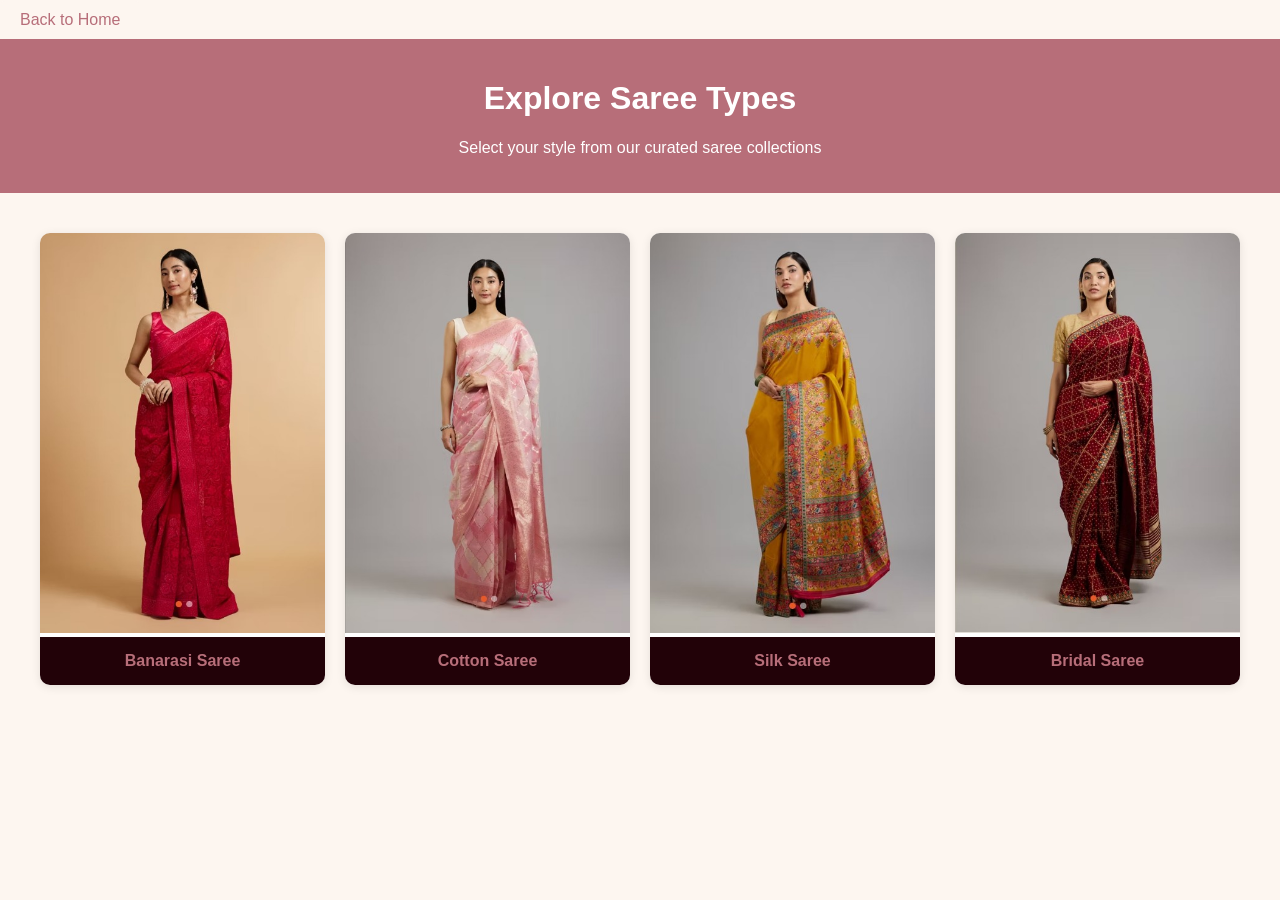
<file: index.html>
<!DOCTYPE html>
<html lang="en">
<head>
  <meta charset="UTF-8">
  <title>Explore Sarees</title>
  <meta name="viewport" content="width=device-width, initial-scale=1.0">
  <style>
    body {
      font-family: 'Segoe UI', sans-serif;
      margin: 0;
      padding: 0;
      background-color: #fdf6f0;
    }

    header {
      background-color: #b76e79;
      color: white;
      padding: 20px;
      text-align: center;
    }

    .saree-grid {
      display: grid;
      grid-template-columns: repeat(auto-fit, minmax(250px, 1fr));
      gap: 20px;
      padding: 40px;
      max-width: 1200px;
      margin: 0 auto;
    }

    .saree-card {
      background-color: white;
      border-radius: 10px;
      overflow: hidden;
      box-shadow: 0 2px 10px rgba(0,0,0,0.1);
      cursor: pointer;
      transition: transform 0.2s ease;
    }

    .saree-card:hover {
      transform: translateY(-5px);
    }

    .saree-card img {
      width: 100%;
      height: 400px;
      object-fit: cover;
    }

    .saree-card button {
      width: 100%;
      padding: 15px;
      background-color: #220208;
      border: none;
      font-size: 16px;
      font-weight: 600;
      color:  #b76e79;
      cursor: pointer;
      transition: background 0.3s;
    }

    .saree-card button:hover {
      background-color: #c4d4e5;
    }
    .back-btn { 
         margin-top: 1px;
         padding: 10px 20px; 
         background-color: #fdf6f0; 
         color:#b76e79;
         border: none;
         border-radius: 5px; 
         cursor: pointer; 
         font-size: 16px;
        }
  </style>
</head>
<body>
    <button class="back-btn" onclick="window.location.href='index.php'">Back to Home</button>
  <header>
    <h1>Explore Saree Types</h1>
    <p>Select your style from our curated saree collections</p>
  </header>
  <section class="saree-grid">
    <div class="saree-card">
      <img src="Images\img1.jpg" alt="Banarasi Saree">
      <button class="btn-small" onclick="window.location.href='banaras.html'">Banarasi Saree</button>
    </div>
    <div class="saree-card">
      <img src="Images\img2.jpg" alt="Cotton Saree">
      <button class="btn-small" onclick="window.location.href='cotton.html'">Cotton Saree</button>
    </div>

    <div class="saree-card">
      <img src="Images\img5.jpg" alt="Silk Saree">
      <button class="btn-small" onclick="window.location.href='silk.html'">Silk Saree</button>
    </div>

    <div class="saree-card">
      <img src="Images\img3.jpg" alt="Bridal Saree">
      <button class="btn-small" onclick="window.location.href='bridal.html'">Bridal Saree</button>
    </div>
  </section>
</body>
</html>
</file>
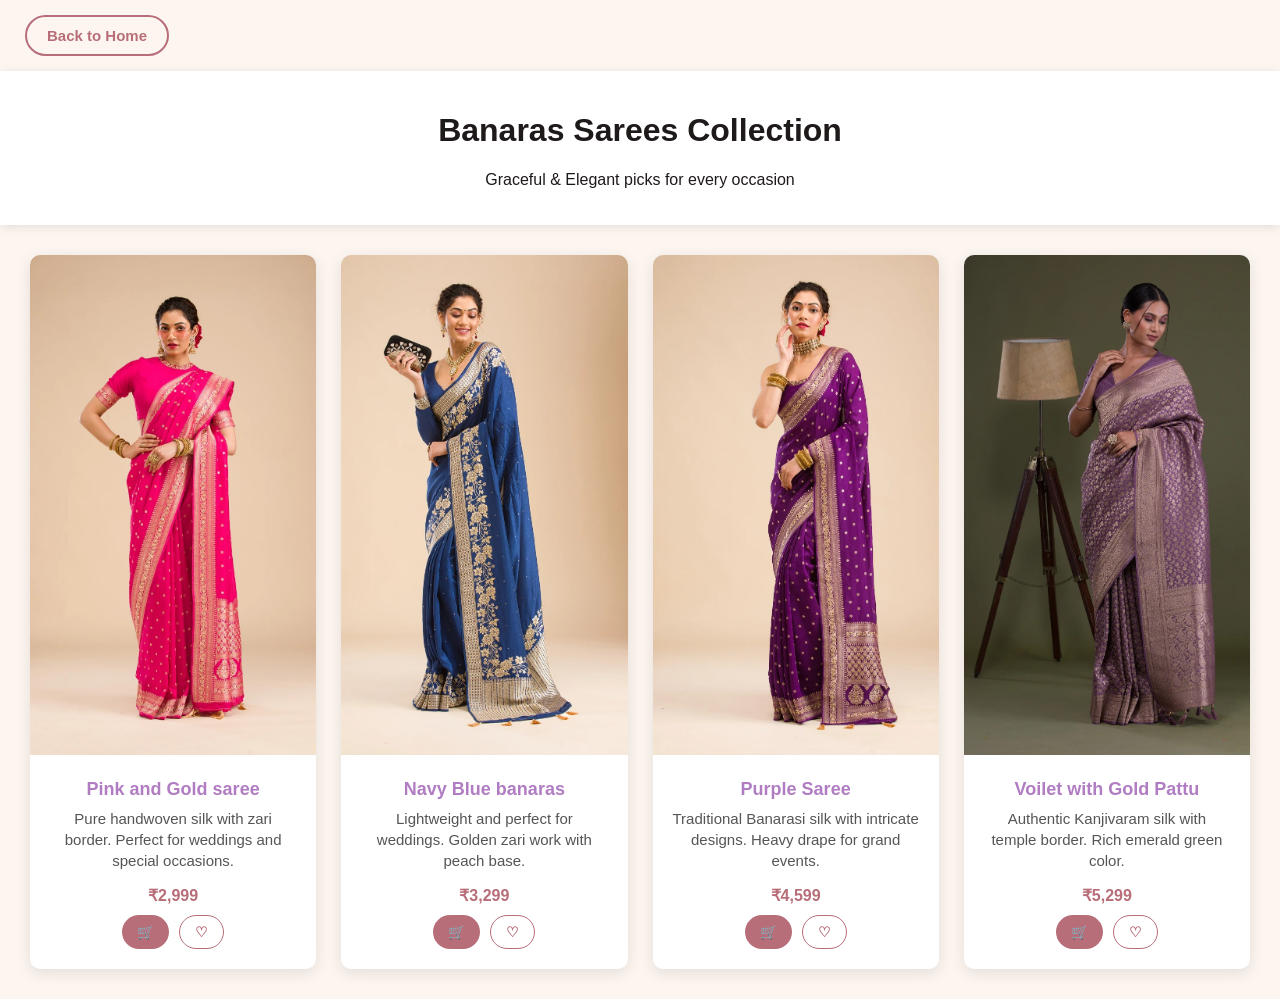
<file: banaras.html>
<!DOCTYPE html>
<html lang="en">
<head>
  <meta charset="UTF-8">
  <title>Banaras Sarees</title>
  <style>
    body {
      font-family: 'Segoe UI', sans-serif;
      background-color: #fdf6f0;
      margin: 0;
      padding: 0;
    }
    header {
      background-color: white;
      color: rgb(31, 26, 26);
      padding: 20px;
      text-align: center;
      box-shadow: 0 2px 10px rgba(0,0,0,0.1);
    }
    .saree-list {
      display: grid;
      grid-template-columns: repeat(auto-fit, minmax(280px, 1fr));
      gap: 25px;
      padding: 30px;
      max-width: 1400px;
      margin: 0 auto;
    }
    .saree-card {
      background: white;
      border-radius: 10px;
      overflow: hidden;
      box-shadow: 0 4px 15px rgba(0,0,0,0.1);
      transition: transform 0.3s ease;
      position: relative;
    }
    .saree-card:hover {
      transform: translateY(-5px);
    }
    .saree-card img {
      width: 100%;
      height: 500px;
      object-fit: cover;
      transition: all 0.3s ease;
    }
    .saree-card:hover img {
      opacity: 0.9;
    }
    .saree-card .info {
      padding: 20px;
      text-align: center;
    }
    .info h3 {
      margin: 0 0 8px;
      font-size: 18px;
      color: #b07cc2;
      font-weight: 600;
    }
    .info p {
      margin: 0 0 15px;
      font-size: 15px;
      color: #555;
      line-height: 1.4;
    }
    .price {
      font-weight: bold;
      color: #b76e79;
      font-size: 16px;
    }
    .action-buttons {
      position: absolute;
      bottom: 120px;
      left: 0;
      right: 0;
      display: flex;
      justify-content: center;
      gap: 10px;
      opacity: 0;
      transform: translateY(20px);
      transition: all 0.3s ease;
    }
    .saree-card:hover .action-buttons {
      opacity: 1;
      transform: translateY(0);
    }
    .btn {
      padding: 10px 20px;
      border: none;
      border-radius: 30px;
      cursor: pointer;
      font-weight: 600;
      font-size: 14px;
      transition: all 0.2s ease;
      display: flex;
      align-items: center;
      justify-content: center;
      gap: 5px;
    }
    .btn-cart {
      background-color: #b76e79;
      color: white;
    }
    .btn-cart:hover {
      background-color: #9d5c66;
    }
    .btn-wishlist {
      background-color: white;
      color: #b76e79;
      border: 1px solid #b76e79;
    }
    .btn-wishlist:hover {
      background-color: #fdf6f0;
    }
    .btn-wishlist.added {
      background-color: #f0f0f0;
      color: #b76e79;
      border-color: #f0f0f0;
    }
    .back-btn { 
      margin: 15px 25px;
      padding: 10px 20px; 
      background-color: #fdf6f0; 
      color: #b76e79;
      border: 2px solid #b76e79;
      border-radius: 30px; 
      cursor: pointer; 
      font-size: 15px;
      font-weight: 600;
      transition: all 0.2s ease;
    }
    .back-btn:hover {
      background-color: #b76e79;
      color: white;
    }
    .product-actions {
      display: flex;
      justify-content: center;
      gap: 10px;
      margin-top: 10px;
    }
    .wishlist-notification {
      position: fixed;
      bottom: 20px;
      right: 20px;
      background-color: #b76e79;
      color: white;
      padding: 15px 25px;
      border-radius: 5px;
      box-shadow: 0 4px 12px rgba(0,0,0,0.15);
      z-index: 1000;
      display: none;
    }
    .cart-notification {
      position: fixed;
      bottom: 80px;
      right: 20px;
      background-color: #b76e79;
      color: white;
      padding: 15px 25px;
      border-radius: 5px;
      box-shadow: 0 4px 12px rgba(0,0,0,0.15);
      z-index: 1000;
      display: none;
    }
  </style>
</head>
<body>
  <button class="back-btn" onclick="window.location.href='index.php'">Back to Home</button>
  <header>
    <h1>Banaras Sarees Collection</h1>
    <p>Graceful & Elegant picks for every occasion</p>
  </header>

  <section class="saree-list">
    <!-- Saree 1 -->
    <div class="saree-card" data-id="bsaree-001">
      <img src="Images/imgb1.jpg" alt="Royal Blue Silk Saree">
      <div class="action-buttons">
        <button class="btn btn-cart" data-id="bsaree-001">🛒 Add to Cart</button>
        <button class="btn btn-wishlist" data-id="bsaree-001">♡ Wishlist</button>
      </div>
      <div class="info">
        <h3>Pink and Gold saree</h3>
        <p>Pure handwoven silk with zari border. Perfect for weddings and special occasions.</p>
        <div class="price">₹2,999</div>
        <div class="product-actions">
          <button class="btn btn-cart" style="padding: 8px 15px;" data-id="bsaree-001">🛒</button>
          <button class="btn btn-wishlist" style="padding: 8px 15px;" data-id="bsaree-001">♡</button>
        </div>
      </div>
    </div>

    <!-- Saree 2 -->
    <div class="saree-card" data-id="bsaree-002">
      <img src="Images/imgb2.jpg" alt="Peach Golden Silk Saree">
      <div class="action-buttons">
        <button class="btn btn-cart" data-id="bsaree-002">🛒 Add to Cart</button>
        <button class="btn btn-wishlist" data-id="bsaree-002">♡ Wishlist</button>
      </div>
      <div class="info">
        <h3>Navy Blue banaras</h3>
        <p>Lightweight and perfect for weddings. Golden zari work with peach base.</p>
        <div class="price">₹3,299</div>
        <div class="product-actions">
          <button class="btn btn-cart" style="padding: 8px 15px;" data-id="bsaree-002">🛒</button>
          <button class="btn btn-wishlist" style="padding: 8px 15px;" data-id="bsaree-002">♡</button>
        </div>
      </div>
    </div>

    <!-- Saree 3 -->
    <div class="saree-card" data-id="bsaree-003">
      <img src="Images/imgb3.jpg" alt="Red Banarasi Silk Saree">
      <div class="action-buttons">
        <button class="btn btn-cart" data-id="bsaree-003">🛒 Add to Cart</button>
        <button class="btn btn-wishlist" data-id="bsaree-003">♡ Wishlist</button>
      </div>
      <div class="info">
        <h3>Purple Saree</h3>
        <p>Traditional Banarasi silk with intricate designs. Heavy drape for grand events.</p>
        <div class="price">₹4,599</div>
        <div class="product-actions">
          <button class="btn btn-cart" style="padding: 8px 15px;" data-id="bsaree-003">🛒</button>
          <button class="btn btn-wishlist" style="padding: 8px 15px;" data-id="bsaree-003">♡</button>
        </div>
      </div>
    </div>

    <!-- Saree 4 -->
    <div class="saree-card" data-id="bsaree-004">
      <img src="Images/imgb4.jpg" alt="Green Kanjivaram Silk Saree">
      <div class="action-buttons">
        <button class="btn btn-cart" data-id="bsaree-004">🛒 Add to Cart</button>
        <button class="btn btn-wishlist" data-id="bsaree-004">♡ Wishlist</button>
      </div>
      <div class="info">
        <h3>Voilet with Gold Pattu</h3>
        <p>Authentic Kanjivaram silk with temple border. Rich emerald green color.</p>
        <div class="price">₹5,299</div>
        <div class="product-actions">
          <button class="btn btn-cart" style="padding: 8px 15px;" data-id="bsaree-004">🛒</button>
          <button class="btn btn-wishlist" style="padding: 8px 15px;" data-id="bsaree-004">♡</button>
        </div>
      </div>
    </div>
  </section>

  <div class="wishlist-notification" id="wishlistNotification"></div>
  <div class="cart-notification" id="cartNotification"></div>

  <script>
    // Add functionality to wishlist buttons
    document.querySelectorAll('.btn-wishlist').forEach(button => {
      button.addEventListener('click', function(e) {
        e.stopPropagation();
        const card = this.closest('.saree-card');
        const productId = this.getAttribute('data-id');
        
        // Get product details
        const product = {
          id: productId,
          name: card.querySelector('h3').textContent,
          price: card.querySelector('.price').textContent.replace('₹', '').replace(',', ''),
          image: card.querySelector('img').src,
          description: card.querySelector('p').textContent
        };
        
        // Add to wishlist
        addToWishlist(product);
        
        // Update button appearance
        this.classList.add('added');
        this.innerHTML = '✓ Added';
        
        // Show notification
        showWishlistNotification(`${product.name} added to wishlist!`);
      });
    });

    // Add functionality to cart buttons
    document.querySelectorAll('.btn-cart').forEach(button => {
      button.addEventListener('click', function(e) {
        e.stopPropagation();
        const card = this.closest('.saree-card');
        const productId = this.getAttribute('data-id');
        
        // Get product details
        const product = {
          id: productId,
          name: card.querySelector('h3').textContent,
          price: parseInt(card.querySelector('.price').textContent.replace('₹', '').replace(',', '')),
          image: card.querySelector('img').src,
          description: card.querySelector('p').textContent,
          quantity: 1
        };
        
        // Add to cart
        addToCart(product);
        
        // Show notification
        showCartNotification(`${product.name} added to cart!`);
      });
    });

    // Function to add item to wishlist
    function addToWishlist(product) {
      let wishlist = JSON.parse(localStorage.getItem('wishlist')) || [];
      
      // Check if product already exists
      const exists = wishlist.some(item => item.id === product.id);
      
      if (!exists) {
        wishlist.push(product);
        localStorage.setItem('wishlist', JSON.stringify(wishlist));
      }
    }

    // Function to add item to cart
    function addToCart(product) {
      let cart = JSON.parse(localStorage.getItem('cart')) || [];
      
      // Check if product already exists
      const existingItem = cart.find(item => item.id === product.id);
      
      if (existingItem) {
        existingItem.quantity += 1;
      } else {
        cart.push(product);
      }
      
      localStorage.setItem('cart', JSON.stringify(cart));
    }

    // Function to show wishlist notification
    function showWishlistNotification(message) {
      const notification = document.getElementById('wishlistNotification');
      notification.textContent = message;
      notification.style.display = 'block';
      
      setTimeout(() => {
        notification.style.display = 'none';
      }, 3000);
    }

    // Function to show cart notification
    function showCartNotification(message) {
      const notification = document.getElementById('cartNotification');
      notification.textContent = message;
      notification.style.display = 'block';
      
      setTimeout(() => {
        notification.style.display = 'none';
      }, 3000);
    }

    // Initialize wishlist buttons for items already in wishlist
    function initializeWishlistButtons() {
      const wishlist = JSON.parse(localStorage.getItem('wishlist')) || [];
      wishlist.forEach(item => {
        document.querySelectorAll(`.btn-wishlist[data-id="${item.id}"]`).forEach(button => {
          button.classList.add('added');
          button.innerHTML = '✓ Added';
        });
      });
    }

    // Call initialization when page loads
    document.addEventListener('DOMContentLoaded', initializeWishlistButtons);
  </script>
</body>
</html>
</file>
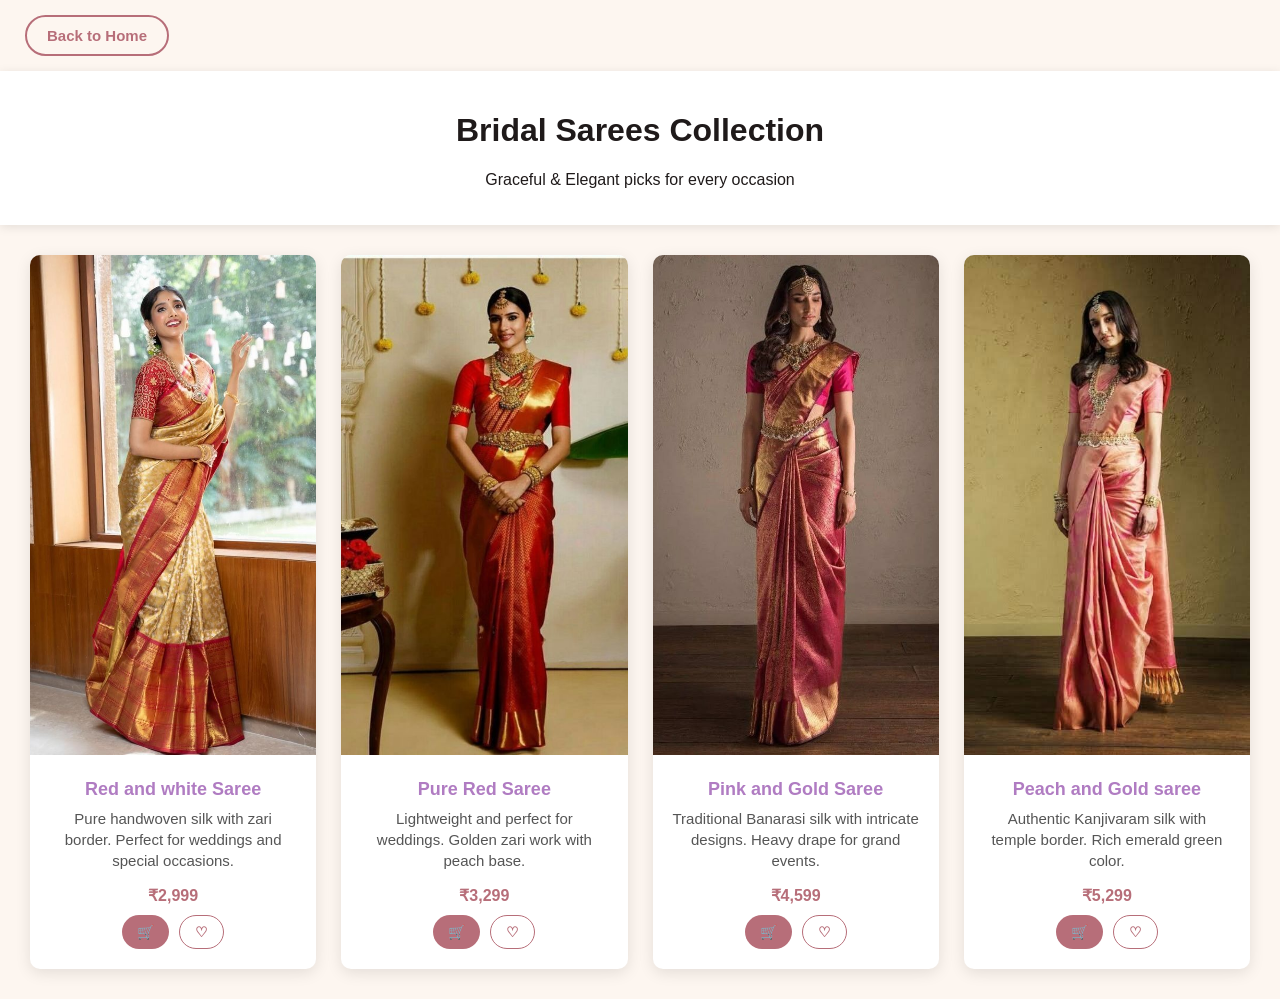
<file: bridal.html>
<!DOCTYPE html>
<html lang="en">
<head>
  <meta charset="UTF-8">
  <title>Bridal Sarees</title>
  <style>
    body {
      font-family: 'Segoe UI', sans-serif;
      background-color: #fdf6f0;
      margin: 0;
      padding: 0;
    }
    header {
      background-color: white;
      color: rgb(31, 26, 26);
      padding: 20px;
      text-align: center;
      box-shadow: 0 2px 10px rgba(0,0,0,0.1);
    }
    .saree-list {
      display: grid;
      grid-template-columns: repeat(auto-fit, minmax(280px, 1fr));
      gap: 25px;
      padding: 30px;
      max-width: 1400px;
      margin: 0 auto;
    }
    .saree-card {
      background: white;
      border-radius: 10px;
      overflow: hidden;
      box-shadow: 0 4px 15px rgba(0,0,0,0.1);
      transition: transform 0.3s ease;
      position: relative;
    }
    .saree-card:hover {
      transform: translateY(-5px);
    }
    .saree-card img {
      width: 100%;
      height: 500px;
      object-fit: cover;
      transition: all 0.3s ease;
    }
    .saree-card:hover img {
      opacity: 0.9;
    }
    .saree-card .info {
      padding: 20px;
      text-align: center;
    }
    .info h3 {
      margin: 0 0 8px;
      font-size: 18px;
      color: #b07cc2;
      font-weight: 600;
    }
    .info p {
      margin: 0 0 15px;
      font-size: 15px;
      color: #555;
      line-height: 1.4;
    }
    .price {
      font-weight: bold;
      color: #b76e79;
      font-size: 16px;
    }
    .action-buttons {
      position: absolute;
      bottom: 120px;
      left: 0;
      right: 0;
      display: flex;
      justify-content: center;
      gap: 10px;
      opacity: 0;
      transform: translateY(20px);
      transition: all 0.3s ease;
    }
    .saree-card:hover .action-buttons {
      opacity: 1;
      transform: translateY(0);
    }
    .btn {
      padding: 10px 20px;
      border: none;
      border-radius: 30px;
      cursor: pointer;
      font-weight: 600;
      font-size: 14px;
      transition: all 0.2s ease;
      display: flex;
      align-items: center;
      justify-content: center;
      gap: 5px;
    }
    .btn-cart {
      background-color: #b76e79;
      color: white;
    }
    .btn-cart:hover {
      background-color: #9d5c66;
    }
    .btn-wishlist {
      background-color: white;
      color: #b76e79;
      border: 1px solid #b76e79;
    }
    .btn-wishlist:hover {
      background-color: #fdf6f0;
    }
    .btn-wishlist.added {
      background-color: #f0f0f0;
      color: #b76e79;
      border-color: #f0f0f0;
    }
    .back-btn { 
      margin: 15px 25px;
      padding: 10px 20px; 
      background-color: #fdf6f0; 
      color: #b76e79;
      border: 2px solid #b76e79;
      border-radius: 30px; 
      cursor: pointer; 
      font-size: 15px;
      font-weight: 600;
      transition: all 0.2s ease;
    }
    .back-btn:hover {
      background-color: #b76e79;
      color: white;
    }
    .product-actions {
      display: flex;
      justify-content: center;
      gap: 10px;
      margin-top: 10px;
    }
    .wishlist-notification {
      position: fixed;
      bottom: 20px;
      right: 20px;
      background-color: #b76e79;
      color: white;
      padding: 15px 25px;
      border-radius: 5px;
      box-shadow: 0 4px 12px rgba(0,0,0,0.15);
      z-index: 1000;
      display: none;
    }
    .cart-notification {
      position: fixed;
      bottom: 80px;
      right: 20px;
      background-color: #b76e79;
      color: white;
      padding: 15px 25px;
      border-radius: 5px;
      box-shadow: 0 4px 12px rgba(0,0,0,0.15);
      z-index: 1000;
      display: none;
    }
  </style>
</head>
<body>
  <button class="back-btn" onclick="window.location.href='index.php'">Back to Home</button>
  <header>
    <h1>Bridal Sarees Collection</h1>
    <p>Graceful & Elegant picks for every occasion</p>
  </header>

  <section class="saree-list">
    <!-- Saree 1 -->
    <div class="saree-card" data-id="brsaree-001">
      <img src="Images/imgbr1.jpg" alt="Royal Blue Silk Saree">
      <div class="action-buttons">
        <button class="btn btn-cart" data-id="brsaree-001">🛒 Add to Cart</button>
        <button class="btn btn-wishlist" data-id="brsaree-001">♡ Wishlist</button>
      </div>
      <div class="info">
        <h3>Red and white Saree</h3>
        <p>Pure handwoven silk with zari border. Perfect for weddings and special occasions.</p>
        <div class="price">₹2,999</div>
        <div class="product-actions">
          <button class="btn btn-cart" style="padding: 8px 15px;" data-id="brsaree-001">🛒</button>
          <button class="btn btn-wishlist" style="padding: 8px 15px;" data-id="brsaree-001">♡</button>
        </div>
      </div>
    </div>

    <!-- Saree 2 -->
    <div class="saree-card" data-id="saree-002">
      <img src="Images/imgbr2.jpg" alt="Peach Golden Silk Saree">
      <div class="action-buttons">
        <button class="btn btn-cart" data-id="brsaree-002">🛒 Add to Cart</button>
        <button class="btn btn-wishlist" data-id="brsaree-002">♡ Wishlist</button>
      </div>
      <div class="info">
        <h3>Pure Red Saree</h3>
        <p>Lightweight and perfect for weddings. Golden zari work with peach base.</p>
        <div class="price">₹3,299</div>
        <div class="product-actions">
          <button class="btn btn-cart" style="padding: 8px 15px;" data-id="brsaree-002">🛒</button>
          <button class="btn btn-wishlist" style="padding: 8px 15px;" data-id="brsaree-002">♡</button>
        </div>
      </div>
    </div>

    <!-- Saree 3 -->
    <div class="saree-card" data-id="brsaree-003">
      <img src="Images/imgbr3.jpg" alt="Red Banarasi Silk Saree">
      <div class="action-buttons">
        <button class="btn btn-cart" data-id="brsaree-003">🛒 Add to Cart</button>
        <button class="btn btn-wishlist" data-id="brsaree-003">♡ Wishlist</button>
      </div>
      <div class="info">
        <h3>Pink and Gold Saree</h3>
        <p>Traditional Banarasi silk with intricate designs. Heavy drape for grand events.</p>
        <div class="price">₹4,599</div>
        <div class="product-actions">
          <button class="btn btn-cart" style="padding: 8px 15px;" data-id="sbrsaree-003">🛒</button>
          <button class="btn btn-wishlist" style="padding: 8px 15px;" data-id="brsaree-003">♡</button>
        </div>
      </div>
    </div>

    <!-- Saree 4 -->
    <div class="saree-card" data-id="brsaree-004">
      <img src="Images/imgbr4.jpg" alt="Green Kanjivaram Silk Saree">
      <div class="action-buttons">
        <button class="btn btn-cart" data-id="brsaree-004">🛒 Add to Cart</button>
        <button class="btn btn-wishlist" data-id="brsaree-004">♡ Wishlist</button>
      </div>
      <div class="info">
        <h3>Peach and Gold saree</h3>
        <p>Authentic Kanjivaram silk with temple border. Rich emerald green color.</p>
        <div class="price">₹5,299</div>
        <div class="product-actions">
          <button class="btn btn-cart" style="padding: 8px 15px;" data-id="brsaree-004">🛒</button>
          <button class="btn btn-wishlist" style="padding: 8px 15px;" data-id="brsaree-004">♡</button>
        </div>
      </div>
    </div>
  </section>

  <div class="wishlist-notification" id="wishlistNotification"></div>
  <div class="cart-notification" id="cartNotification"></div>

  <script>
    // Add functionality to wishlist buttons
    document.querySelectorAll('.btn-wishlist').forEach(button => {
      button.addEventListener('click', function(e) {
        e.stopPropagation();
        const card = this.closest('.saree-card');
        const productId = this.getAttribute('data-id');
        
        // Get product details
        const product = {
          id: productId,
          name: card.querySelector('h3').textContent,
          price: card.querySelector('.price').textContent.replace('₹', '').replace(',', ''),
          image: card.querySelector('img').src,
          description: card.querySelector('p').textContent
        };
        
        // Add to wishlist
        addToWishlist(product);
        
        // Update button appearance
        this.classList.add('added');
        this.innerHTML = '✓ Added';
        
        // Show notification
        showWishlistNotification(`${product.name} added to wishlist!`);
      });
    });

    // Add functionality to cart buttons
    document.querySelectorAll('.btn-cart').forEach(button => {
      button.addEventListener('click', function(e) {
        e.stopPropagation();
        const card = this.closest('.saree-card');
        const productId = this.getAttribute('data-id');
        
        // Get product details
        const product = {
          id: productId,
          name: card.querySelector('h3').textContent,
          price: parseInt(card.querySelector('.price').textContent.replace('₹', '').replace(',', '')),
          image: card.querySelector('img').src,
          description: card.querySelector('p').textContent,
          quantity: 1
        };
        
        // Add to cart
        addToCart(product);
        
        // Show notification
        showCartNotification(`${product.name} added to cart!`);
      });
    });

    // Function to add item to wishlist
    function addToWishlist(product) {
      let wishlist = JSON.parse(localStorage.getItem('wishlist')) || [];
      
      // Check if product already exists
      const exists = wishlist.some(item => item.id === product.id);
      
      if (!exists) {
        wishlist.push(product);
        localStorage.setItem('wishlist', JSON.stringify(wishlist));
      }
    }

    // Function to add item to cart
    function addToCart(product) {
      let cart = JSON.parse(localStorage.getItem('cart')) || [];
      
      // Check if product already exists
      const existingItem = cart.find(item => item.id === product.id);
      
      if (existingItem) {
        existingItem.quantity += 1;
      } else {
        cart.push(product);
      }
      
      localStorage.setItem('cart', JSON.stringify(cart));
    }

    // Function to show wishlist notification
    function showWishlistNotification(message) {
      const notification = document.getElementById('wishlistNotification');
      notification.textContent = message;
      notification.style.display = 'block';
      
      setTimeout(() => {
        notification.style.display = 'none';
      }, 3000);
    }

    // Function to show cart notification
    function showCartNotification(message) {
      const notification = document.getElementById('cartNotification');
      notification.textContent = message;
      notification.style.display = 'block';
      
      setTimeout(() => {
        notification.style.display = 'none';
      }, 3000);
    }

    // Initialize wishlist buttons for items already in wishlist
    function initializeWishlistButtons() {
      const wishlist = JSON.parse(localStorage.getItem('wishlist')) || [];
      wishlist.forEach(item => {
        document.querySelectorAll(`.btn-wishlist[data-id="${item.id}"]`).forEach(button => {
          button.classList.add('added');
          button.innerHTML = '✓ Added';
        });
      });
    }

    // Call initialization when page loads
    document.addEventListener('DOMContentLoaded', initializeWishlistButtons);
  </script>
</body>
</html>
</file>
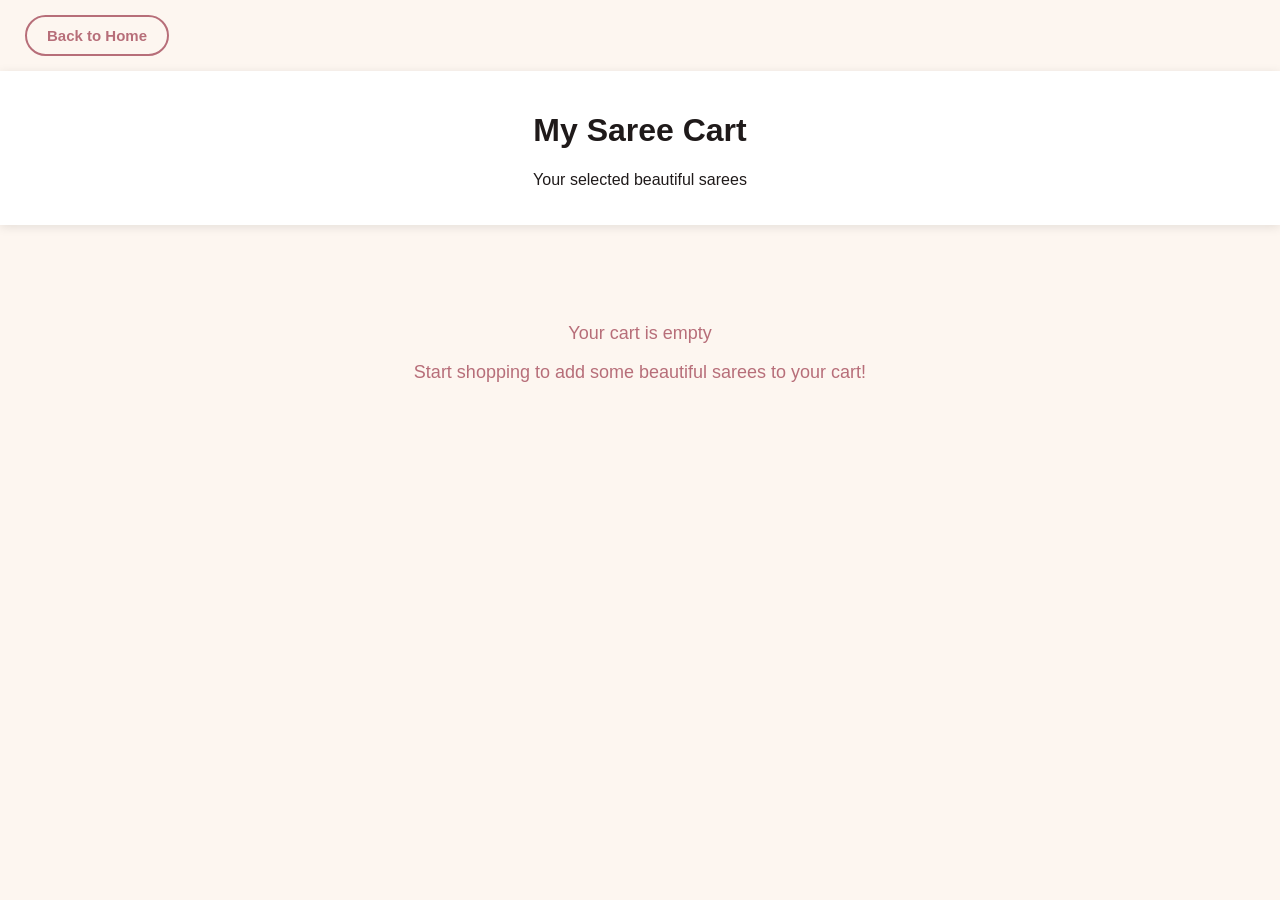
<file: cart.html>
<!DOCTYPE html>
<html lang="en">
<head>
  <meta charset="UTF-8">
  <title>Cart</title>
  <style>
    body {
      font-family: 'Segoe UI', sans-serif;
      background-color: #fdf6f0;
      margin: 0;
      padding: 0;
    }
    header {
      background-color: white;
      color: rgb(31, 26, 26);
      padding: 20px;
      text-align: center;
      box-shadow: 0 2px 10px rgba(0,0,0,0.1);
    }
    .back-btn { 
      margin: 15px 25px;
      padding: 10px 20px; 
      background-color: #fdf6f0; 
      color: #b76e79;
      border: 2px solid #b76e79;
      border-radius: 30px; 
      cursor: pointer; 
      font-size: 15px;
      font-weight: 600;
      transition: all 0.2s ease;
    }
    .back-btn:hover {
      background-color: #b76e79;
      color: white;
    }
    .cart-container {
      display: grid;
      grid-template-columns: repeat(auto-fit, minmax(280px, 1fr));
      gap: 25px;
      padding: 30px;
      max-width: 1400px;
      margin: 0 auto;
    }
    .cart-item {
      background: white;
      border-radius: 10px;
      overflow: hidden;
      box-shadow: 0 4px 15px rgba(0,0,0,0.1);
      transition: transform 0.3s ease;
      display: flex;
      flex-direction: column;
      height: 100%;
    }
    .cart-item:hover {
      transform: translateY(-5px);
    }
    /* Changed aspect ratio for saree images */
    .image-container {
      position: relative;
      width: 100%;
      height: 350px; /* Fixed height for better saree display */
      overflow: hidden;
    }
    .cart-item img {
      position: absolute;
      top: 0;
      left: 0;
      width: 100%;
      height: 100%;
      object-fit: cover;
      object-position: top; /* Ensures the top of the saree is always visible */
    }
    .cart-item .info {
      padding: 20px;
      text-align: center;
      flex-grow: 1;
      display: flex;
      flex-direction: column;
    }
    .cart-item h3 {
      margin: 0 0 8px;
      font-size: 18px;
      color: #b07cc2;
      font-weight: 600;
    }
    .cart-item p {
      margin: 0 0 15px;
      font-size: 15px;
      color: #555;
      line-height: 1.4;
    }
    .cart-item .price {
      font-weight: bold;
      color: #b76e79;
      font-size: 16px;
    }
    .quantity-controls {
      display: flex;
      justify-content: center;
      align-items: center;
      gap: 10px;
      margin: 15px 0;
    }
    .quantity-btn {
      width: 30px;
      height: 30px;
      border-radius: 50%;
      border: none;
      background-color: #b76e79;
      color: white;
      font-weight: bold;
      cursor: pointer;
    }
    .quantity {
      font-size: 16px;
      min-width: 30px;
      text-align: center;
    }
    .cart-actions {
      display: flex;
      justify-content: center;
      gap: 10px;
      margin-top: auto; /* Pushes buttons to bottom */
    }
    .cart-btn {
      padding: 10px 20px;
      border: none;
      border-radius: 30px;
      cursor: pointer;
      font-weight: 600;
      font-size: 14px;
      transition: all 0.2s ease;
    }
    .checkout-btn {
      background-color: #b76e79;
      color: white;
    }
    .checkout-btn:hover {
      background-color: #9d5c66;
    }
    .remove-item {
      background-color: #f0f0f0;
      color: #b76e79;
    }
    .remove-item:hover {
      background-color: #e0e0e0;
    }
    .empty-cart {
      text-align: center;
      grid-column: 1 / -1;
      padding: 50px;
      color: #b76e79;
      font-size: 18px;
    }
    .cart-summary {
      grid-column: 1 / -1;
      background: white;
      padding: 20px;
      border-radius: 10px;
      box-shadow: 0 4px 15px rgba(0,0,0,0.1);
      margin-top: 20px;
      text-align: right;
    }
    .total-price {
      font-size: 20px;
      font-weight: bold;
      color: #b76e79;
    }
    .cart-notification {
      position: fixed;
      bottom: 20px;
      right: 20px;
      background-color: #b76e79;
      color: white;
      padding: 15px 25px;
      border-radius: 5px;
      box-shadow: 0 4px 12px rgba(0,0,0,0.15);
      z-index: 1000;
      display: none;
    }
  </style>
</head>
<body>
  <button class="back-btn" onclick="window.location.href='index.php'">Back to Home</button>
  <header>
    <h1>My Saree Cart</h1>
    <p>Your selected beautiful sarees</p>
  </header>

  <div class="cart-container" id="cartContainer">
    <!-- Items will be dynamically inserted here -->
  </div>

  <div class="cart-notification" id="cartNotification"></div>

  <script>
    document.addEventListener('DOMContentLoaded', function() {
      const cartContainer = document.getElementById('cartContainer');
      let cart = JSON.parse(localStorage.getItem('cart')) || [];
      
      // Display empty message if cart is empty
      if (cart.length === 0) {
        cartContainer.innerHTML = `
          <div class="empty-cart">
            <p>Your cart is empty</p>
            <p>Start shopping to add some beautiful sarees to your cart!</p>
          </div>
        `;
        return;
      }
      
      // Display all cart items
      cart.forEach(item => {
        const cartItem = document.createElement('div');
        cartItem.className = 'cart-item';
        cartItem.innerHTML = `
          <div class="image-container">
            <img src="${item.image}" alt="${item.name}" loading="lazy">
          </div>
          <div class="info">
            <h3>${item.name}</h3>
            <p>${item.description}</p>
            <div class="price">₹${(item.price * (item.quantity || 1)).toLocaleString('en-IN')}</div>
            <div class="quantity-controls">
              <button class="quantity-btn minus-btn" data-id="${item.id}">-</button>
              <span class="quantity">${item.quantity || 1}</span>
              <button class="quantity-btn plus-btn" data-id="${item.id}">+</button>
            </div>
            <div class="cart-actions">
              <button class="cart-btn remove-item" data-id="${item.id}">Remove</button>
            </div>
          </div>
        `;
        cartContainer.appendChild(cartItem);
      });
      
      // Add cart summary
      const total = cart.reduce((sum, item) => sum + (item.price * (item.quantity || 1)), 0);
      const summary = document.createElement('div');
      summary.className = 'cart-summary';
      summary.innerHTML = `
        <div class="total-price">Total: ₹${total.toLocaleString('en-IN')}</div>
        <button class="cart-btn checkout-btn" style="margin-top: 15px;">Proceed to Checkout</button>
      `;
      cartContainer.appendChild(summary);
      
      // Add event listeners
      document.querySelectorAll('.minus-btn').forEach(button => {
        button.addEventListener('click', function() {
          updateQuantity(this.getAttribute('data-id'), -1);
        });
      });
      
      document.querySelectorAll('.plus-btn').forEach(button => {
        button.addEventListener('click', function() {
          updateQuantity(this.getAttribute('data-id'), 1);
        });
      });
      
      document.querySelectorAll('.remove-item').forEach(button => {
        button.addEventListener('click', function() {
          removeFromCart(this.getAttribute('data-id'));
        });
      });
      
      document.querySelector('.checkout-btn')?.addEventListener('click', function() {
        alert('Checkout functionality would go here!');
      });
    });
    
    function updateQuantity(itemId, change) {
      let cart = JSON.parse(localStorage.getItem('cart')) || [];
      const itemIndex = cart.findIndex(item => item.id === itemId);
      
      if (itemIndex !== -1) {
        cart[itemIndex].quantity = (cart[itemIndex].quantity || 1) + change;
        
        // Remove if quantity reaches 0
        if (cart[itemIndex].quantity < 1) {
          cart.splice(itemIndex, 1);
        }
        
        localStorage.setItem('cart', JSON.stringify(cart));
        location.reload();
      }
    }
    
    function removeFromCart(itemId) {
      let cart = JSON.parse(localStorage.getItem('cart')) || [];
      cart = cart.filter(item => item.id !== itemId);
      localStorage.setItem('cart', JSON.stringify(cart));
      showNotification('Item removed from cart');
      setTimeout(() => location.reload(), 500);
    }
    
    function showNotification(message) {
      const notification = document.getElementById('cartNotification');
      notification.textContent = message;
      notification.style.display = 'block';
      setTimeout(() => {
        notification.style.display = 'none';
      }, 3000);
    }
  </script>
</body>
</html>
</file>
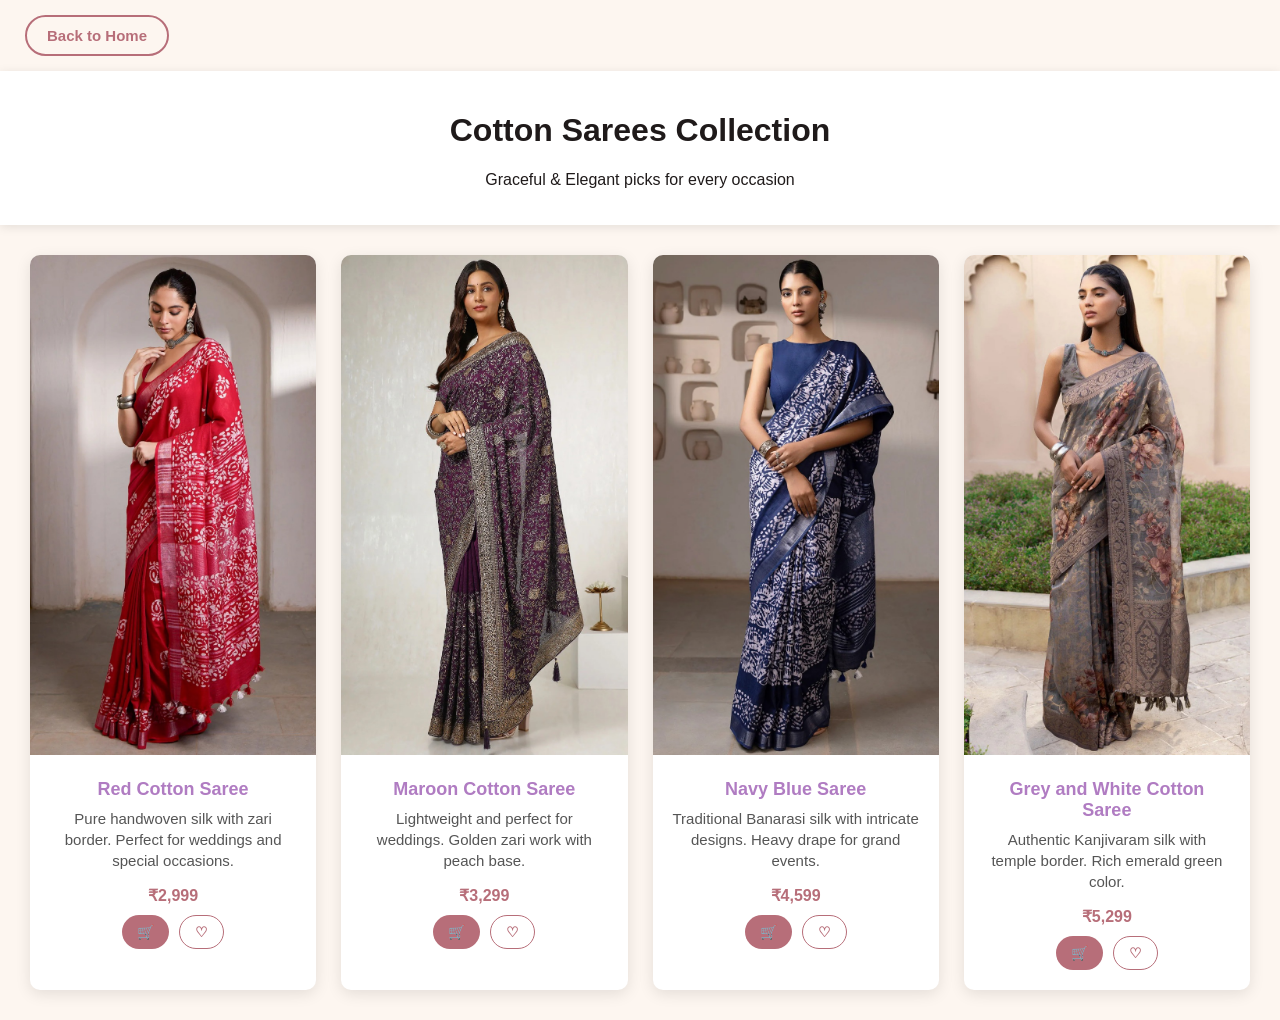
<file: cotton.html>
<!DOCTYPE html>
<html lang="en">
<head>
  <meta charset="UTF-8">
  <title>Cotton Sarees</title>
  <style>
    body {
      font-family: 'Segoe UI', sans-serif;
      background-color: #fdf6f0;
      margin: 0;
      padding: 0;
    }
    header {
      background-color: white;
      color: rgb(31, 26, 26);
      padding: 20px;
      text-align: center;
      box-shadow: 0 2px 10px rgba(0,0,0,0.1);
    }
    .saree-list {
      display: grid;
      grid-template-columns: repeat(auto-fit, minmax(280px, 1fr));
      gap: 25px;
      padding: 30px;
      max-width: 1400px;
      margin: 0 auto;
    }
    .saree-card {
      background: white;
      border-radius: 10px;
      overflow: hidden;
      box-shadow: 0 4px 15px rgba(0,0,0,0.1);
      transition: transform 0.3s ease;
      position: relative;
    }
    .saree-card:hover {
      transform: translateY(-5px);
    }
    .saree-card img {
      width: 100%;
      height: 500px;
      object-fit: cover;
      transition: all 0.3s ease;
    }
    .saree-card:hover img {
      opacity: 0.9;
    }
    .saree-card .info {
      padding: 20px;
      text-align: center;
    }
    .info h3 {
      margin: 0 0 8px;
      font-size: 18px;
      color: #b07cc2;
      font-weight: 600;
    }
    .info p {
      margin: 0 0 15px;
      font-size: 15px;
      color: #555;
      line-height: 1.4;
    }
    .price {
      font-weight: bold;
      color: #b76e79;
      font-size: 16px;
    }
    .action-buttons {
      position: absolute;
      bottom: 120px;
      left: 0;
      right: 0;
      display: flex;
      justify-content: center;
      gap: 10px;
      opacity: 0;
      transform: translateY(20px);
      transition: all 0.3s ease;
    }
    .saree-card:hover .action-buttons {
      opacity: 1;
      transform: translateY(0);
    }
    .btn {
      padding: 10px 20px;
      border: none;
      border-radius: 30px;
      cursor: pointer;
      font-weight: 600;
      font-size: 14px;
      transition: all 0.2s ease;
      display: flex;
      align-items: center;
      justify-content: center;
      gap: 5px;
    }
    .btn-cart {
      background-color: #b76e79;
      color: white;
    }
    .btn-cart:hover {
      background-color: #9d5c66;
    }
    .btn-wishlist {
      background-color: white;
      color: #b76e79;
      border: 1px solid #b76e79;
    }
    .btn-wishlist:hover {
      background-color: #fdf6f0;
    }
    .btn-wishlist.added {
      background-color: #f0f0f0;
      color: #b76e79;
      border-color: #f0f0f0;
    }
    .back-btn { 
      margin: 15px 25px;
      padding: 10px 20px; 
      background-color: #fdf6f0; 
      color: #b76e79;
      border: 2px solid #b76e79;
      border-radius: 30px; 
      cursor: pointer; 
      font-size: 15px;
      font-weight: 600;
      transition: all 0.2s ease;
    }
    .back-btn:hover {
      background-color: #b76e79;
      color: white;
    }
    .product-actions {
      display: flex;
      justify-content: center;
      gap: 10px;
      margin-top: 10px;
    }
    .wishlist-notification {
      position: fixed;
      bottom: 20px;
      right: 20px;
      background-color: #b76e79;
      color: white;
      padding: 15px 25px;
      border-radius: 5px;
      box-shadow: 0 4px 12px rgba(0,0,0,0.15);
      z-index: 1000;
      display: none;
    }
    .cart-notification {
      position: fixed;
      bottom: 80px;
      right: 20px;
      background-color: #b76e79;
      color: white;
      padding: 15px 25px;
      border-radius: 5px;
      box-shadow: 0 4px 12px rgba(0,0,0,0.15);
      z-index: 1000;
      display: none;
    }
  </style>
</head>
<body>
  <button class="back-btn" onclick="window.location.href='index.php'">Back to Home</button>
  <header>
    <h1>Cotton Sarees Collection</h1>
    <p>Graceful & Elegant picks for every occasion</p>
  </header>

  <section class="saree-list">
    <!-- Saree 1 -->
    <div class="saree-card" data-id="csaree-001">
      <img src="Images/imgc1.jpg" alt="Royal Blue Silk Saree">
      <div class="action-buttons">
        <button class="btn btn-cart" data-id="csaree-001">🛒 Add to Cart</button>
        <button class="btn btn-wishlist" data-id="csaree-001">♡ Wishlist</button>
      </div>
      <div class="info">
        <h3>Red Cotton Saree</h3>
        <p>Pure handwoven silk with zari border. Perfect for weddings and special occasions.</p>
        <div class="price">₹2,999</div>
        <div class="product-actions">
          <button class="btn btn-cart" style="padding: 8px 15px;" data-id="csaree-001">🛒</button>
          <button class="btn btn-wishlist" style="padding: 8px 15px;" data-id="csaree-001">♡</button>
        </div>
      </div>
    </div>

    <!-- Saree 2 -->
    <div class="saree-card" data-id="csaree-002">
      <img src="Images/imgc2.jpg" alt="Peach Golden Silk Saree">
      <div class="action-buttons">
        <button class="btn btn-cart" data-id="csaree-002">🛒 Add to Cart</button>
        <button class="btn btn-wishlist" data-id="csaree-002">♡ Wishlist</button>
      </div>
      <div class="info">
        <h3>Maroon Cotton Saree</h3>
        <p>Lightweight and perfect for weddings. Golden zari work with peach base.</p>
        <div class="price">₹3,299</div>
        <div class="product-actions">
          <button class="btn btn-cart" style="padding: 8px 15px;" data-id="csaree-002">🛒</button>
          <button class="btn btn-wishlist" style="padding: 8px 15px;" data-id="csaree-002">♡</button>
        </div>
      </div>
    </div>

    <!-- Saree 3 -->
    <div class="saree-card" data-id="csaree-003">
      <img src="Images/imgc3.jpg" alt="Red Banarasi Silk Saree">
      <div class="action-buttons">
        <button class="btn btn-cart" data-id="csaree-003">🛒 Add to Cart</button>
        <button class="btn btn-wishlist" data-id="csaree-003">♡ Wishlist</button>
      </div>
      <div class="info">
        <h3>Navy Blue Saree</h3>
        <p>Traditional Banarasi silk with intricate designs. Heavy drape for grand events.</p>
        <div class="price">₹4,599</div>
        <div class="product-actions">
          <button class="btn btn-cart" style="padding: 8px 15px;" data-id="csaree-003">🛒</button>
          <button class="btn btn-wishlist" style="padding: 8px 15px;" data-id="csaree-003">♡</button>
        </div>
      </div>
    </div>

    <!-- Saree 4 -->
    <div class="saree-card" data-id="csaree-004">
      <img src="Images/imgc4.jpg" alt="Green Kanjivaram Silk Saree">
      <div class="action-buttons">
        <button class="btn btn-cart" data-id="csaree-004">🛒 Add to Cart</button>
        <button class="btn btn-wishlist" data-id="csaree-004">♡ Wishlist</button>
      </div>
      <div class="info">
        <h3>Grey and White Cotton Saree</h3>
        <p>Authentic Kanjivaram silk with temple border. Rich emerald green color.</p>
        <div class="price">₹5,299</div>
        <div class="product-actions">
          <button class="btn btn-cart" style="padding: 8px 15px;" data-id="csaree-004">🛒</button>
          <button class="btn btn-wishlist" style="padding: 8px 15px;" data-id="csaree-004">♡</button>
        </div>
      </div>
    </div>
  </section>

  <div class="wishlist-notification" id="wishlistNotification"></div>
  <div class="cart-notification" id="cartNotification"></div>

  <script>
    // Add functionality to wishlist buttons
    document.querySelectorAll('.btn-wishlist').forEach(button => {
      button.addEventListener('click', function(e) {
        e.stopPropagation();
        const card = this.closest('.saree-card');
        const productId = this.getAttribute('data-id');
        
        // Get product details
        const product = {
          id: productId,
          name: card.querySelector('h3').textContent,
          price: card.querySelector('.price').textContent.replace('₹', '').replace(',', ''),
          image: card.querySelector('img').src,
          description: card.querySelector('p').textContent
        };
        
        // Add to wishlist
        addToWishlist(product);
        
        // Update button appearance
        this.classList.add('added');
        this.innerHTML = '✓ Added';
        
        // Show notification
        showWishlistNotification(`${product.name} added to wishlist!`);
      });
    });

    // Add functionality to cart buttons
    document.querySelectorAll('.btn-cart').forEach(button => {
      button.addEventListener('click', function(e) {
        e.stopPropagation();
        const card = this.closest('.saree-card');
        const productId = this.getAttribute('data-id');
        
        // Get product details
        const product = {
          id: productId,
          name: card.querySelector('h3').textContent,
          price: parseInt(card.querySelector('.price').textContent.replace('₹', '').replace(',', '')),
          image: card.querySelector('img').src,
          description: card.querySelector('p').textContent,
          quantity: 1
        };
        
        // Add to cart
        addToCart(product);
        
        // Show notification
        showCartNotification(`${product.name} added to cart!`);
      });
    });

    // Function to add item to wishlist
    function addToWishlist(product) {
      let wishlist = JSON.parse(localStorage.getItem('wishlist')) || [];
      
      // Check if product already exists
      const exists = wishlist.some(item => item.id === product.id);
      
      if (!exists) {
        wishlist.push(product);
        localStorage.setItem('wishlist', JSON.stringify(wishlist));
      }
    }

    // Function to add item to cart
    function addToCart(product) {
      let cart = JSON.parse(localStorage.getItem('cart')) || [];
      
      // Check if product already exists
      const existingItem = cart.find(item => item.id === product.id);
      
      if (existingItem) {
        existingItem.quantity += 1;
      } else {
        cart.push(product);
      }
      
      localStorage.setItem('cart', JSON.stringify(cart));
    }

    // Function to show wishlist notification
    function showWishlistNotification(message) {
      const notification = document.getElementById('wishlistNotification');
      notification.textContent = message;
      notification.style.display = 'block';
      
      setTimeout(() => {
        notification.style.display = 'none';
      }, 3000);
    }

    // Function to show cart notification
    function showCartNotification(message) {
      const notification = document.getElementById('cartNotification');
      notification.textContent = message;
      notification.style.display = 'block';
      
      setTimeout(() => {
        notification.style.display = 'none';
      }, 3000);
    }

    // Initialize wishlist buttons for items already in wishlist
    function initializeWishlistButtons() {
      const wishlist = JSON.parse(localStorage.getItem('wishlist')) || [];
      wishlist.forEach(item => {
        document.querySelectorAll(`.btn-wishlist[data-id="${item.id}"]`).forEach(button => {
          button.classList.add('added');
          button.innerHTML = '✓ Added';
        });
      });
    }

    // Call initialization when page loads
    document.addEventListener('DOMContentLoaded', initializeWishlistButtons);
  </script>
</body>
</html>
</file>
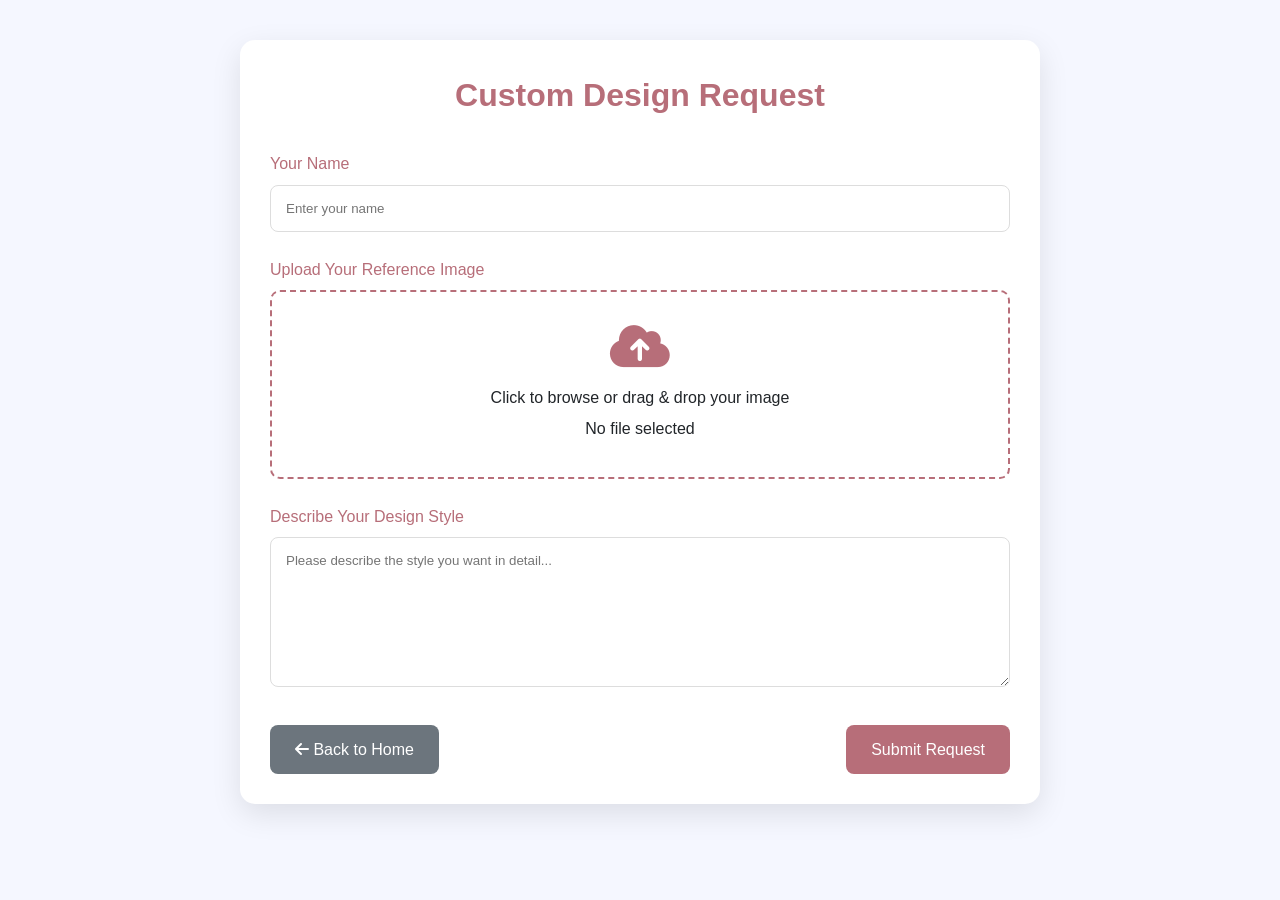
<file: customization.html>
<!DOCTYPE html>
<html lang="en">
<head>
  <meta charset="UTF-8">
  <title>Custom Design Request</title>
  <style>
    :root {
      --primary-color:  #b76e79;
      --secondary-color: #b76e79;
      --accent-color: #b76e79;
      --light-color: #f8f9fa;
      --dark-color: #212529;
      --success-color: #4bb543;
    }
    
    * {
      margin: 0;
      padding: 0;
      box-sizing: border-box;
    }
    
    body {
      font-family: 'Poppins', sans-serif;
      background-color: #f5f7ff;
      color: var(--dark-color);
      line-height: 1.6;
    }
    
    .container {
      max-width: 800px;
      margin: 40px auto;
      padding: 30px;
      background: white;
      border-radius: 15px;
      box-shadow: 0 10px 30px rgba(0, 0, 0, 0.1);
    }
    
    h1 {
      text-align: center;
      color: var(--primary-color);
      margin-bottom: 30px;
      font-weight: 600;
    }
    
    .form-group {
      margin-bottom: 25px;
    }
    
    label {
      display: block;
      margin-bottom: 8px;
      font-weight: 500;
      color: var(--secondary-color);
    }
    
    .upload-area {
      border: 2px dashed var(--accent-color);
      border-radius: 10px;
      padding: 30px;
      text-align: center;
      cursor: pointer;
      transition: all 0.3s ease;
      margin-bottom: 20px;
      position: relative;
      overflow: hidden;
    }
    
    .upload-area:hover {
      border-color: var(--secondary-color);
      background-color: rgba(67, 97, 238, 0.05);
    }
    
    .upload-area i {
      font-size: 48px;
      color: var(--accent-color);
      margin-bottom: 15px;
      display: block;
    }
    
    .upload-area p {
      margin-bottom: 5px;
    }
    
    .upload-area input[type="file"] {
      position: absolute;
      top: 0;
      left: 0;
      width: 100%;
      height: 100%;
      opacity: 0;
      cursor: pointer;
    }
    
    .preview-container {
      width: 100%;
      margin-top: 15px;
      display: none;
      justify-content: center;
      background: #f8f9fa;
      border-radius: 5px;
      padding: 10px;
    }
    
    .preview-image {
      max-width: 100%;
      max-height: 300px;
      width: auto;
      height: auto;
      display: block;
    }
    
    .success-message {
      color: var(--success-color);
      text-align: center;
      font-weight: 500;
      margin: 10px 0;
      display: none;
    }
    
    textarea, input[type="text"] {
      width: 100%;
      padding: 15px;
      border: 1px solid #ddd;
      border-radius: 8px;
      resize: vertical;
      font-family: inherit;
      transition: border 0.3s ease;
    }
    
    textarea {
      min-height: 150px;
    }
    
    textarea:focus, input[type="text"]:focus {
      border-color: var(--primary-color);
      outline: none;
      box-shadow: 0 0 0 3px rgba(67, 97, 238, 0.2);
    }
    
    .btn {
      display: inline-block;
      background-color: var(--primary-color);
      color: white;
      border: none;
      padding: 12px 25px;
      border-radius: 8px;
      cursor: pointer;
      font-size: 16px;
      font-weight: 500;
      transition: all 0.3s ease;
      text-decoration: none;
    }
    
    .btn:hover {
      background-color: var(--secondary-color);
      transform: translateY(-2px);
    }
    
    .btn-secondary {
      background-color: #6c757d;
      margin-right: 15px;
    }
    
    .btn-secondary:hover {
      background-color: #5a6268;
    }
    
    .button-group {
      display: flex;
      justify-content: space-between;
      margin-top: 30px;
    }
    
    @media (max-width: 768px) {
      .container {
        margin: 20px;
        padding: 20px;
      }
      
      .button-group {
        flex-direction: column;
      }
      
      .btn {
        width: 100%;
        margin-bottom: 10px;
      }
    }
  </style>
  <link rel="stylesheet" href="https://cdnjs.cloudflare.com/ajax/libs/font-awesome/6.0.0-beta3/css/all.min.css">
</head>
<body>
  <div class="container">
    <h1>Custom Design Request</h1>
    
    <form id="designForm">
      <div class="form-group">
        <label for="customerName">Your Name</label>
        <input type="text" id="customerName" placeholder="Enter your name" required>
      </div>
      
      <div class="form-group">
        <label for="designImage">Upload Your Reference Image</label>
        <div class="upload-area" id="uploadArea">
          <i class="fas fa-cloud-upload-alt"></i>
          <p>Click to browse or drag & drop your image</p>
          <p class="file-info">No file selected</p>
          <div class="preview-container" id="previewContainer">
            <img id="previewImage" class="preview-image" alt="Preview">
          </div>
          <input type="file" id="designImage" accept="image/*" required>
        </div>
        <p class="success-message" id="uploadSuccess">Image successfully uploaded!</p>
      </div>
      
      <div class="form-group">
        <label for="designDescription">Describe Your Design Style</label>
        <textarea id="designDescription" placeholder="Please describe the style you want in detail..." required></textarea>
      </div>
      
      <div class="button-group">
        <a href="index.php" class="btn btn-secondary"><i class="fas fa-arrow-left"></i> Back to Home</a>
        <button type="submit" class="btn" id="submitBtn">Submit Request</button>
      </div>
    </form>
  </div>

  <script>
    document.addEventListener('DOMContentLoaded', function() {
      const uploadArea = document.getElementById('uploadArea');
      const fileInput = document.getElementById('designImage');
      const fileInfo = document.querySelector('.file-info');
      const previewContainer = document.getElementById('previewContainer');
      const previewImage = document.getElementById('previewImage');
      const uploadSuccess = document.getElementById('uploadSuccess');
      const designDescription = document.getElementById('designDescription');
      const submitBtn = document.getElementById('submitBtn');
      const designForm = document.getElementById('designForm');
      const customerName = document.getElementById('customerName');
      
      // Handle file selection
      fileInput.addEventListener('change', function(e) {
        if (fileInput.files.length > 0) {
          const file = fileInput.files[0];
          fileInfo.textContent = file.name;
          
          // Show preview if it's an image
          if (file.type.match('image.*')) {
            const reader = new FileReader();
            
            reader.onload = function(e) {
              previewImage.src = e.target.result;
              previewContainer.style.display = 'flex';
            }
            
            reader.readAsDataURL(file);
          }
          
          // Show success message
          uploadSuccess.style.display = 'block';
          
          // Focus on description field after a short delay
          setTimeout(() => {
            designDescription.focus();
          }, 300);
        }
      });
      
      // Handle form submission
      designForm.addEventListener('submit', function(e) {
        e.preventDefault();
        
        if (!fileInput.files[0]) {
          alert('Please upload an image first');
          return;
        }
        
        if (!designDescription.value.trim()) {
          alert('Please describe your design style');
          designDescription.focus();
          return;
        }
        
        if (!customerName.value.trim()) {
          alert('Please enter your name');
          customerName.focus();
          return;
        }
        
        // Create design object
        const design = {
          id: Date.now().toString(),
          name: customerName.value.trim(),
          image: previewImage.src,
          description: designDescription.value.trim(),
          timestamp: new Date().toISOString(),
          status: 'Pending' // Default status
        };
        
        // Save to localStorage
        let designs = JSON.parse(localStorage.getItem('customDesigns')) || [];
        designs.push(design);
        localStorage.setItem('customDesigns', JSON.stringify(designs));
        
        // Show success and redirect
        alert('Your custom design request has been submitted successfully!');
        window.location.href = 'design.html';
      });
      
      // Drag and drop functionality
      ['dragenter', 'dragover', 'dragleave', 'drop'].forEach(eventName => {
        uploadArea.addEventListener(eventName, preventDefaults, false);
      });
      
      function preventDefaults(e) {
        e.preventDefault();
        e.stopPropagation();
      }
      
      ['dragenter', 'dragover'].forEach(eventName => {
        uploadArea.addEventListener(eventName, highlight, false);
      });
      
      ['dragleave', 'drop'].forEach(eventName => {
        uploadArea.addEventListener(eventName, unhighlight, false);
      });
      
      function highlight() {
        uploadArea.classList.add('highlight');
      }
      
      function unhighlight() {
        uploadArea.classList.remove('highlight');
      }
      
      uploadArea.addEventListener('drop', handleDrop, false);
      
      function handleDrop(e) {
        const dt = e.dataTransfer;
        const files = dt.files;
        fileInput.files = files;
        const event = new Event('change');
        fileInput.dispatchEvent(event);
      }
    });
  </script>
</body>
</html>
</file>
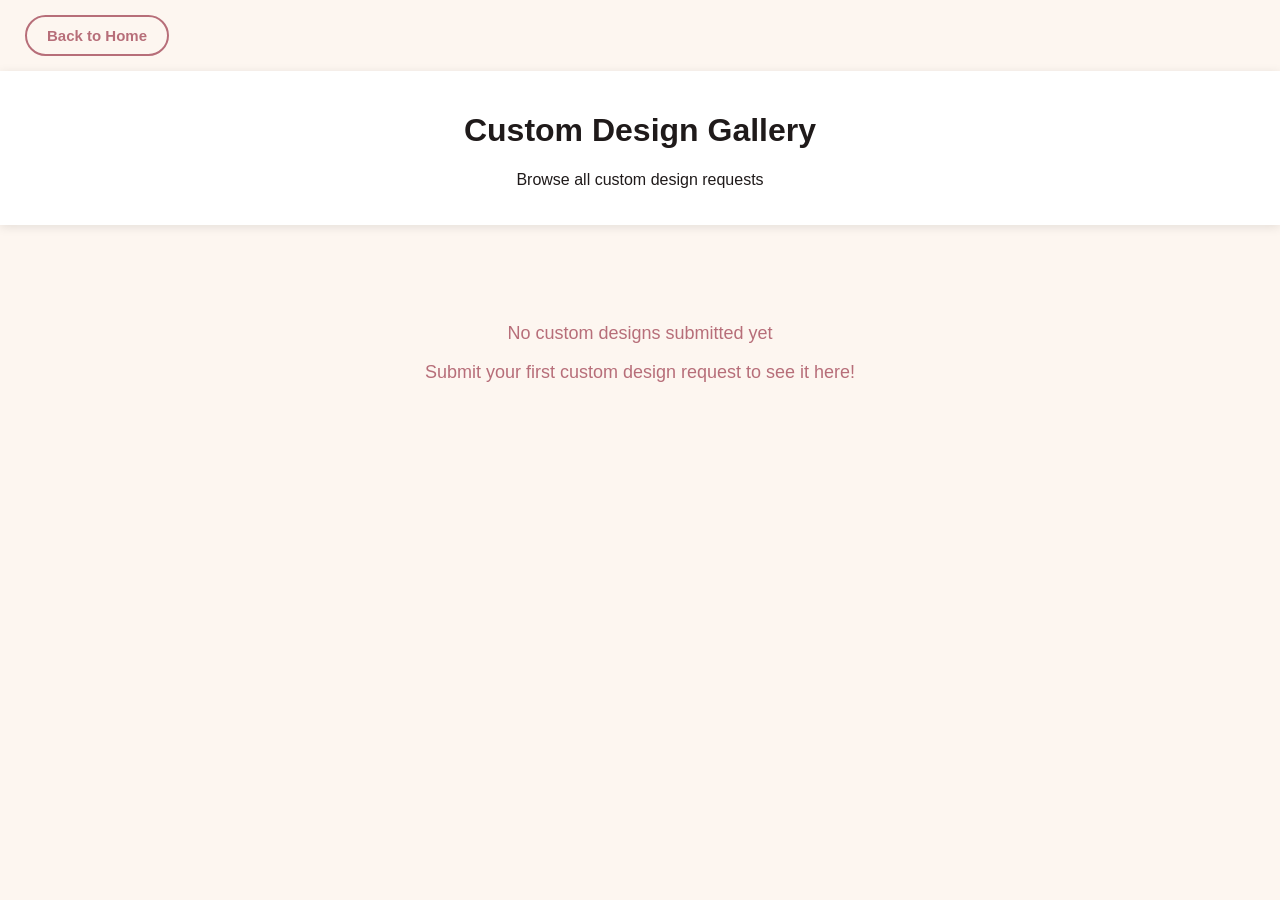
<file: design.html>
<!DOCTYPE html>
<html lang="en">
<head>
  <meta charset="UTF-8">
  <title>Custom Design Gallery</title>
  <style>
    body {
      font-family: 'Segoe UI', sans-serif;
      background-color: #fdf6f0;
      margin: 0;
      padding: 0;
    }
    header {
      background-color: white;
      color: rgb(31, 26, 26);
      padding: 20px;
      text-align: center;
      box-shadow: 0 2px 10px rgba(0,0,0,0.1);
    }
    .back-btn { 
      margin: 15px 25px;
      padding: 10px 20px; 
      background-color: #fdf6f0; 
      color: #b76e79;
      border: 2px solid #b76e79;
      border-radius: 30px; 
      cursor: pointer; 
      font-size: 15px;
      font-weight: 600;
      transition: all 0.2s ease;
    }
    .back-btn:hover {
      background-color: #b76e79;
      color: white;
    }
    .gallery-container {
      display: grid;
      grid-template-columns: repeat(auto-fit, minmax(300px, 1fr));
      gap: 30px;
      padding: 30px;
      max-width: 1400px;
      margin: 0 auto;
    }
    .design-card {
      background: white;
      border-radius: 10px;
      overflow: hidden;
      box-shadow: 0 4px 15px rgba(0,0,0,0.1);
      transition: transform 0.3s ease;
      display: flex;
      flex-direction: column;
    }
    .design-card:hover {
      transform: translateY(-5px);
      box-shadow: 0 6px 20px rgba(0,0,0,0.15);
    }
    .design-image-container {
      width: 100%;
      overflow: hidden;
      display: flex;
      justify-content: center;
      align-items: center;
      background: #f8f9fa;
    }
    .design-image {
      max-width: 100%;
      max-height: 400px;
      width: auto;
      height: auto;
      display: block;
    }
    .design-details {
      padding: 20px;
      flex-grow: 1;
    }
    .design-title {
      margin: 0 0 10px;
      font-size: 18px;
      color: #b07cc2;
      font-weight: 600;
    }
    .customer-name {
      font-weight: normal;
      color: #6c757d;
      font-size: 0.9em;
    }
    .design-description {
      margin: 0 0 15px;
      font-size: 15px;
      color: #555;
      line-height: 1.5;
    }
    .design-meta {
      display: flex;
      justify-content: space-between;
      align-items: center;
      margin-top: 15px;
      font-size: 14px;
      color: #777;
    }
    .empty-gallery {
      text-align: center;
      grid-column: 1 / -1;
      padding: 50px;
      color: #b76e79;
      font-size: 18px;
    }
    .status-badge {
      padding: 5px 10px;
      border-radius: 20px;
      font-size: 12px;
      font-weight: 600;
      text-transform: uppercase;
    }
    .status-pending {
      background-color: #FFF3CD;
      color: #856404;
    }
    .status-approved {
      background-color: #D4EDDA;
      color: #155724;
    }
    .status-rejected {
      background-color: #F8D7DA;
      color: #721C24;
    }
  </style>
</head>
<body>
  <button class="back-btn" onclick="window.location.href='index.php'">Back to Home</button>
  <header>
    <h1>Custom Design Gallery</h1>
    <p>Browse all custom design requests</p>
  </header>

  <div class="gallery-container" id="galleryContainer">
    <!-- Design cards will be dynamically inserted here -->
  </div>

  <script>
    document.addEventListener('DOMContentLoaded', function() {
      const galleryContainer = document.getElementById('galleryContainer');
      let designs = JSON.parse(localStorage.getItem('customDesigns')) || [];
      
      // Display empty message if no designs
      if (designs.length === 0) {
        galleryContainer.innerHTML = `
          <div class="empty-gallery">
            <p>No custom designs submitted yet</p>
            <p>Submit your first custom design request to see it here!</p>
          </div>
        `;
        return;
      }
      
      // Display all designs in reverse chronological order (newest first)
      designs.reverse().forEach(design => {
        const designCard = document.createElement('div');
        designCard.className = 'design-card';
        
        // Format the date
        const submissionDate = new Date(design.timestamp);
        const formattedDate = submissionDate.toLocaleDateString('en-US', {
          year: 'numeric',
          month: 'long',
          day: 'numeric',
          hour: '2-digit',
          minute: '2-digit'
        });
        
        // Determine status badge
        let statusBadge = '';
        if (design.status) {
          statusBadge = `<span class="status-badge status-${design.status.toLowerCase()}">${design.status}</span>`;
        } else {
          statusBadge = '<span class="status-badge status-pending">Pending</span>';
        }
        
        designCard.innerHTML = `
          <div class="design-image-container">
            <img src="${design.image}" alt="Custom Design" class="design-image">
          </div>
          <div class="design-details">
            <h3 class="design-title">Custom Design <span class="customer-name">by ${design.name}</span></h3>
            <p class="design-description">${design.description}</p>
            <div class="design-meta">
              <span>Submitted: ${formattedDate}</span>
              ${statusBadge}
            </div>
          </div>
        `;
        galleryContainer.appendChild(designCard);
      });
    });
  </script>
</body>
</html>
</file>
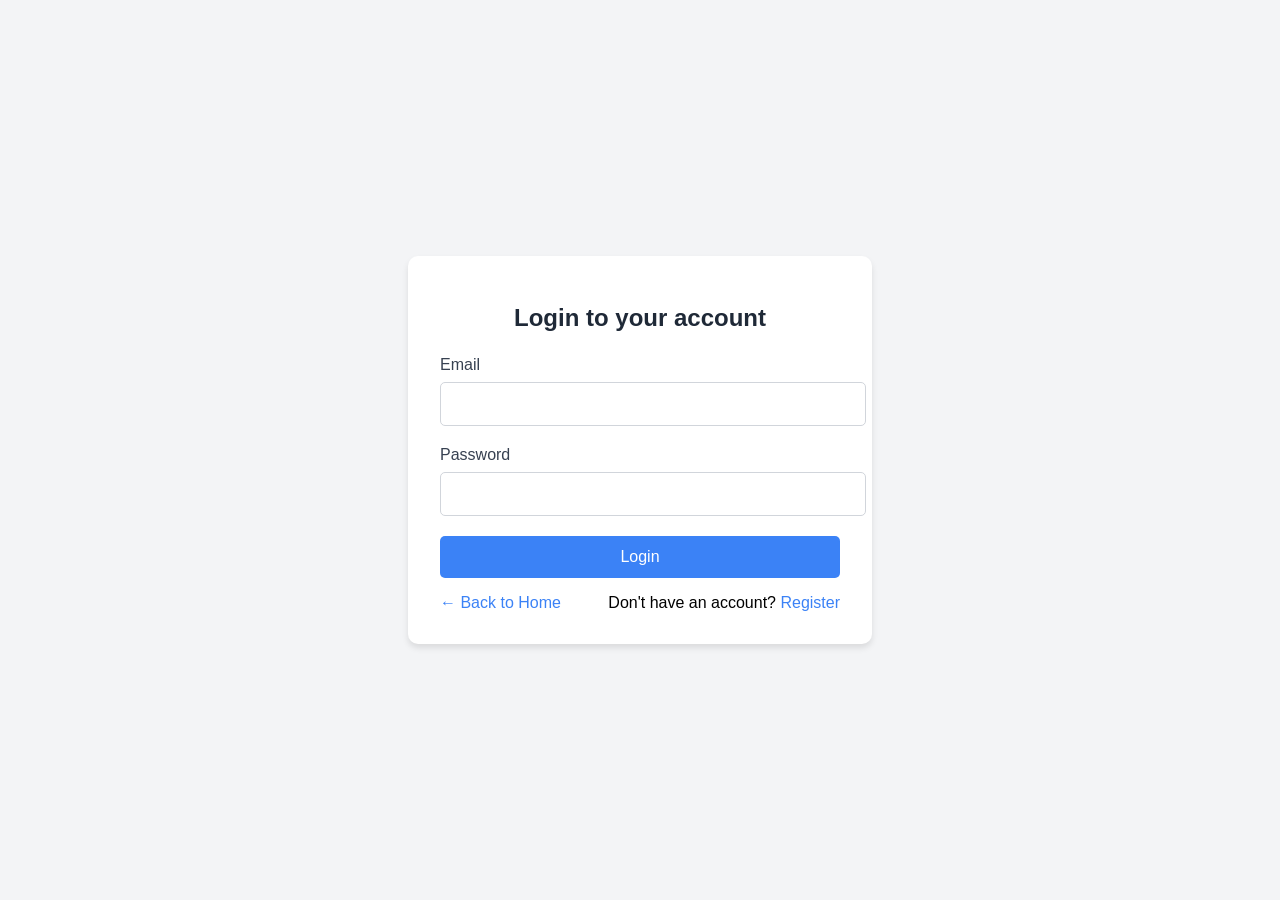
<file: login.html>
<!DOCTYPE html>
<html lang="en">
<head>
    <meta charset="UTF-8">
    <meta name="viewport" content="width=device-width, initial-scale=1.0">
    <title>Login</title>
    <style>
        body {
            font-family: 'Segoe UI', Tahoma, Geneva, Verdana, sans-serif;
            background-color: #f3f4f6;
            display: flex;
            justify-content: center;
            align-items: center;
            height: 100vh;
            margin: 0;
        }
        
        .auth-container {
            background-color: white;
            border-radius: 10px;
            box-shadow: 0 4px 6px rgba(0, 0, 0, 0.1);
            padding: 2rem;
            width: 100%;
            max-width: 400px;
            position: relative;
        }
        
        .auth-title {
            font-size: 1.5rem;
            font-weight: 600;
            margin-bottom: 1.5rem;
            color: #1f2937;
            text-align: center;
        }
        
        .form-group {
            margin-bottom: 1.25rem;
        }
        
        label {
            display: block;
            margin-bottom: 0.5rem;
            font-weight: 500;
            color: #374151;
        }
        
        input {
            width: 100%;
            padding: 0.75rem;
            border: 1px solid #d1d5db;
            border-radius: 5px;
            font-size: 1rem;
        }
        
        input:focus {
            outline: none;
            border-color: #3b82f6;
            box-shadow: 0 0 0 2px rgba(59, 130, 246, 0.2);
        }
        
        .error-message {
            color: #ef4444;
            font-size: 0.875rem;
            margin-top: 0.25rem;
        }
        
        .auth-button {
            width: 100%;
            padding: 0.75rem;
            background-color: #3b82f6;
            color: white;
            border: none;
            border-radius: 5px;
            font-size: 1rem;
            font-weight: 500;
            cursor: pointer;
            transition: background-color 0.2s;
        }
        
        .auth-button:hover {
            background-color: #2563eb;
        }
        
        .auth-links {
            display: flex;
            justify-content: space-between;
            margin-top: 1rem;
        }
        
        .auth-links a {
            color: #3b82f6;
            text-decoration: none;
            font-weight: 500;
        }
        
        .auth-links a:hover {
            text-decoration: underline;
        }
        
        .back-link {
            text-align: left;
        }
        
        .register-link {
            text-align: right;
        }
    </style>
</head>
<body>
    <div class="auth-container">
        <h1 class="auth-title">Login to your account</h1>
        
        <form id="loginForm">
            <div class="form-group">
                <label for="email">Email</label>
                <input type="email" id="email" name="email" required>
                <div id="emailError" class="error-message"></div>
            </div>
            
            <div class="form-group">
                <label for="password">Password</label>
                <input type="password" id="password" name="password" required>
                <div id="passwordError" class="error-message"></div>
            </div>
            
            <button type="submit" class="auth-button">Login</button>
        </form>
        
        <div class="auth-links">
            <div class="back-link">
                <a href="index.php">← Back to Home</a>
            </div>
            <div class="register-link">
                Don't have an account? <a href="register.php">Register</a>
            </div>
        </div>
    </div>

    <script>
        document.getElementById('loginForm').addEventListener('submit', async function(e) {
            e.preventDefault();
            
            // Clear previous errors
            document.getElementById('emailError').textContent = '';
            document.getElementById('passwordError').textContent = '';
            
            const email = document.getElementById('email').value;
            const password = document.getElementById('password').value;
            
            // Simple validation
            let isValid = true;
            
            if (!email) {
                document.getElementById('emailError').textContent = 'Email is required';
                isValid = false;
            } else if (!/^\S+@\S+\.\S+$/.test(email)) {
                document.getElementById('emailError').textContent = 'Please enter a valid email';
                isValid = false;
            }
            
            if (!password) {
                document.getElementById('passwordError').textContent = 'Password is required';
                isValid = false;
            } else if (password.length < 6) {
                document.getElementById('passwordError').textContent = 'Password must be at least 6 characters';
                isValid = false;
            }
            
            if (!isValid) return;
            
            // Simulate API call
            console.log('Logging in with:', { email, password });
            // Here you would typically make a fetch request to your backend
            // await fetch('/api/login', { method: 'POST', body: JSON.stringify({ email, password }) });
            
            alert('Login successful! (This is a demo)');
        });
    </script>
</body>
</html>
</file>
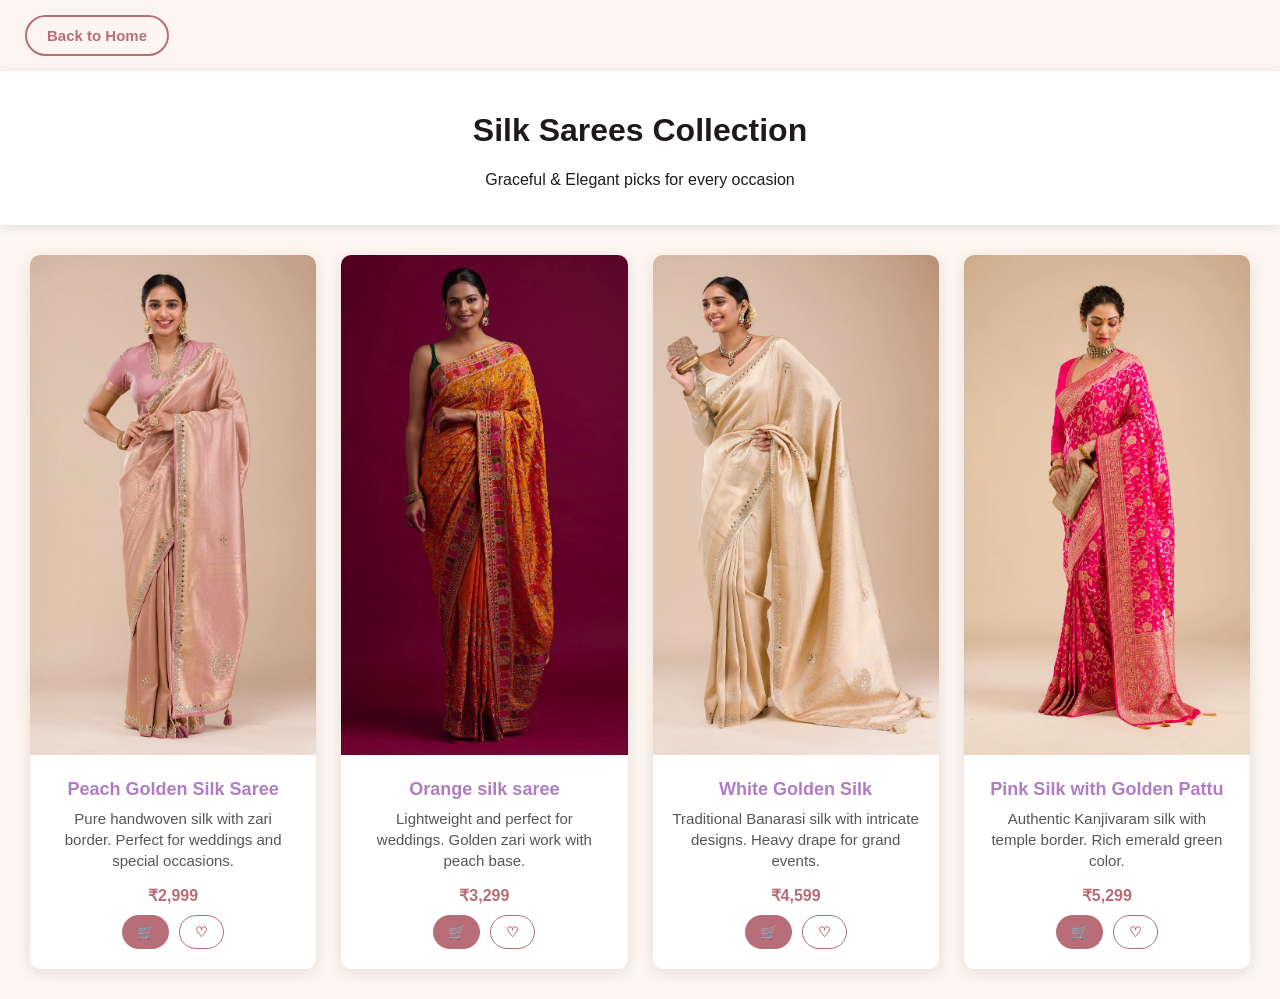
<file: silk.html>
<!DOCTYPE html>
<html lang="en">
<head>
  <meta charset="UTF-8">
  <title>Silk Sarees</title>
  <style>
    body {
      font-family: 'Segoe UI', sans-serif;
      background-color: #fdf6f0;
      margin: 0;
      padding: 0;
    }
    header {
      background-color: white;
      color: rgb(31, 26, 26);
      padding: 20px;
      text-align: center;
      box-shadow: 0 2px 10px rgba(0,0,0,0.1);
    }
    .saree-list {
      display: grid;
      grid-template-columns: repeat(auto-fit, minmax(280px, 1fr));
      gap: 25px;
      padding: 30px;
      max-width: 1400px;
      margin: 0 auto;
    }
    .saree-card {
      background: white;
      border-radius: 10px;
      overflow: hidden;
      box-shadow: 0 4px 15px rgba(0,0,0,0.1);
      transition: transform 0.3s ease;
      position: relative;
    }
    .saree-card:hover {
      transform: translateY(-5px);
    }
    .saree-card img {
      width: 100%;
      height: 500px;
      object-fit: cover;
      transition: all 0.3s ease;
    }
    .saree-card:hover img {
      opacity: 0.9;
    }
    .saree-card .info {
      padding: 20px;
      text-align: center;
    }
    .info h3 {
      margin: 0 0 8px;
      font-size: 18px;
      color: #b07cc2;
      font-weight: 600;
    }
    .info p {
      margin: 0 0 15px;
      font-size: 15px;
      color: #555;
      line-height: 1.4;
    }
    .price {
      font-weight: bold;
      color: #b76e79;
      font-size: 16px;
    }
    .action-buttons {
      position: absolute;
      bottom: 120px;
      left: 0;
      right: 0;
      display: flex;
      justify-content: center;
      gap: 10px;
      opacity: 0;
      transform: translateY(20px);
      transition: all 0.3s ease;
    }
    .saree-card:hover .action-buttons {
      opacity: 1;
      transform: translateY(0);
    }
    .btn {
      padding: 10px 20px;
      border: none;
      border-radius: 30px;
      cursor: pointer;
      font-weight: 600;
      font-size: 14px;
      transition: all 0.2s ease;
      display: flex;
      align-items: center;
      justify-content: center;
      gap: 5px;
    }
    .btn-cart {
      background-color: #b76e79;
      color: white;
    }
    .btn-cart:hover {
      background-color: #9d5c66;
    }
    .btn-wishlist {
      background-color: white;
      color: #b76e79;
      border: 1px solid #b76e79;
    }
    .btn-wishlist:hover {
      background-color: #fdf6f0;
    }
    .btn-wishlist.added {
      background-color: #f0f0f0;
      color: #b76e79;
      border-color: #f0f0f0;
    }
    .back-btn { 
      margin: 15px 25px;
      padding: 10px 20px; 
      background-color: #fdf6f0; 
      color: #b76e79;
      border: 2px solid #b76e79;
      border-radius: 30px; 
      cursor: pointer; 
      font-size: 15px;
      font-weight: 600;
      transition: all 0.2s ease;
    }
    .back-btn:hover {
      background-color: #b76e79;
      color: white;
    }
    .product-actions {
      display: flex;
      justify-content: center;
      gap: 10px;
      margin-top: 10px;
    }
    .wishlist-notification {
      position: fixed;
      bottom: 20px;
      right: 20px;
      background-color: #b76e79;
      color: white;
      padding: 15px 25px;
      border-radius: 5px;
      box-shadow: 0 4px 12px rgba(0,0,0,0.15);
      z-index: 1000;
      display: none;
    }
    .cart-notification {
      position: fixed;
      bottom: 80px;
      right: 20px;
      background-color: #b76e79;
      color: white;
      padding: 15px 25px;
      border-radius: 5px;
      box-shadow: 0 4px 12px rgba(0,0,0,0.15);
      z-index: 1000;
      display: none;
    }
  </style>
</head>
<body>
  <button class="back-btn" onclick="window.location.href='index.php'">Back to Home</button>
  <header>
    <h1>Silk Sarees Collection</h1>
    <p>Graceful & Elegant picks for every occasion</p>
  </header>

  <section class="saree-list">
    <!-- Saree 1 -->
    <div class="saree-card" data-id="ssaree-001">
      <img src="Images/imgs1.jpg" alt="Royal Peach Silk Saree">
      <div class="action-buttons">
        <button class="btn btn-cart" data-id="ssaree-001">🛒 Add to Cart</button>
        <button class="btn btn-wishlist" data-id="ssaree-001">♡ Wishlist</button>
      </div>
      <div class="info">
        <h3>Peach Golden Silk Saree</h3>
        <p>Pure handwoven silk with zari border. Perfect for weddings and special occasions.</p>
        <div class="price">₹2,999</div>
        <div class="product-actions">
          <button class="btn btn-cart" style="padding: 8px 15px;" data-id="ssaree-001">🛒</button>
          <button class="btn btn-wishlist" style="padding: 8px 15px;" data-id="ssaree-001">♡</button>
        </div>
      </div>
    </div>

    <!-- Saree 2 -->
    <div class="saree-card" data-id="ssaree-002">
      <img src="Images/imgs2.jpg" alt="Peach Orange Silk Saree">
      <div class="action-buttons">
        <button class="btn btn-cart" data-id="ssaree-002">🛒 Add to Cart</button>
        <button class="btn btn-wishlist" data-id="ssaree-002">♡ Wishlist</button>
      </div>
      <div class="info">
        <h3>Orange silk saree</h3>
        <p>Lightweight and perfect for weddings. Golden zari work with peach base.</p>
        <div class="price">₹3,299</div>
        <div class="product-actions">
          <button class="btn btn-cart" style="padding: 8px 15px;" data-id="ssaree-002">🛒</button>
          <button class="btn btn-wishlist" style="padding: 8px 15px;" data-id="ssaree-002">♡</button>
        </div>
      </div>
    </div>

    <!-- Saree 3 -->
    <div class="saree-card" data-id="ssaree-003">
      <img src="Images/imgs3.jpg" alt="Cream Silk Saree">
      <div class="action-buttons">
        <button class="btn btn-cart" data-id="ssaree-003">🛒 Add to Cart</button>
        <button class="btn btn-wishlist" data-id="ssaree-003">♡ Wishlist</button>
      </div>
      <div class="info">
        <h3>White Golden Silk</h3>
        <p>Traditional Banarasi silk with intricate designs. Heavy drape for grand events.</p>
        <div class="price">₹4,599</div>
        <div class="product-actions">
          <button class="btn btn-cart" style="padding: 8px 15px;" data-id="ssaree-003">🛒</button>
          <button class="btn btn-wishlist" style="padding: 8px 15px;" data-id="ssaree-003">♡</button>
        </div>
      </div>
    </div>

    <!-- Saree 4 -->
    <div class="saree-card" data-id="ssaree-004">
      <img src="Images/imgs4.jpg" alt="Pink Silk Saree">
      <div class="action-buttons">
        <button class="btn btn-cart" data-id="ssaree-004">🛒 Add to Cart</button>
        <button class="btn btn-wishlist" data-id="ssaree-004">♡ Wishlist</button>
      </div>
      <div class="info">
        <h3>Pink Silk with Golden Pattu</h3>
        <p>Authentic Kanjivaram silk with temple border. Rich emerald green color.</p>
        <div class="price">₹5,299</div>
        <div class="product-actions">
          <button class="btn btn-cart" style="padding: 8px 15px;" data-id="ssaree-004">🛒</button>
          <button class="btn btn-wishlist" style="padding: 8px 15px;" data-id="ssaree-004">♡</button>
        </div>
      </div>
    </div>
  </section>

  <div class="wishlist-notification" id="wishlistNotification"></div>
  <div class="cart-notification" id="cartNotification"></div>

  <script>
    // Add functionality to wishlist buttons
    document.querySelectorAll('.btn-wishlist').forEach(button => {
      button.addEventListener('click', function(e) {
        e.stopPropagation();
        const card = this.closest('.saree-card');
        const productId = this.getAttribute('data-id');
        
        // Get product details
        const product = {
          id: productId,
          name: card.querySelector('h3').textContent,
          price: card.querySelector('.price').textContent.replace('₹', '').replace(',', ''),
          image: card.querySelector('img').src,
          description: card.querySelector('p').textContent
        };
        
        // Add to wishlist
        addToWishlist(product);
        
        // Update button appearance
        this.classList.add('added');
        this.innerHTML = '✓ Added';
        
        // Show notification
        showWishlistNotification(`${product.name} added to wishlist!`);
      });
    });

    // Add functionality to cart buttons
    document.querySelectorAll('.btn-cart').forEach(button => {
      button.addEventListener('click', function(e) {
        e.stopPropagation();
        const card = this.closest('.saree-card');
        const productId = this.getAttribute('data-id');
        
        // Get product details
        const product = {
          id: productId,
          name: card.querySelector('h3').textContent,
          price: parseInt(card.querySelector('.price').textContent.replace('₹', '').replace(',', '')),
          image: card.querySelector('img').src,
          description: card.querySelector('p').textContent,
          quantity: 1
        };
        
        // Add to cart
        addToCart(product);
        
        // Show notification
        showCartNotification(`${product.name} added to cart!`);
      });
    });

    // Function to add item to wishlist
    function addToWishlist(product) {
      let wishlist = JSON.parse(localStorage.getItem('wishlist')) || [];
      
      // Check if product already exists
      const exists = wishlist.some(item => item.id === product.id);
      
      if (!exists) {
        wishlist.push(product);
        localStorage.setItem('wishlist', JSON.stringify(wishlist));
      }
    }

    // Function to add item to cart
    function addToCart(product) {
      let cart = JSON.parse(localStorage.getItem('cart')) || [];
      
      // Check if product already exists
      const existingItem = cart.find(item => item.id === product.id);
      
      if (existingItem) {
        existingItem.quantity += 1;
      } else {
        cart.push(product);
      }
      
      localStorage.setItem('cart', JSON.stringify(cart));
    }

    // Function to show wishlist notification
    function showWishlistNotification(message) {
      const notification = document.getElementById('wishlistNotification');
      notification.textContent = message;
      notification.style.display = 'block';
      
      setTimeout(() => {
        notification.style.display = 'none';
      }, 3000);
    }

    // Function to show cart notification
    function showCartNotification(message) {
      const notification = document.getElementById('cartNotification');
      notification.textContent = message;
      notification.style.display = 'block';
      
      setTimeout(() => {
        notification.style.display = 'none';
      }, 3000);
    }

    // Initialize wishlist buttons for items already in wishlist
    function initializeWishlistButtons() {
      const wishlist = JSON.parse(localStorage.getItem('wishlist')) || [];
      wishlist.forEach(item => {
        document.querySelectorAll(`.btn-wishlist[data-id="${item.id}"]`).forEach(button => {
          button.classList.add('added');
          button.innerHTML = '✓ Added';
        });
      });
    }

    // Call initialization when page loads
    document.addEventListener('DOMContentLoaded', initializeWishlistButtons);
  </script>
</body>
</html>
</file>
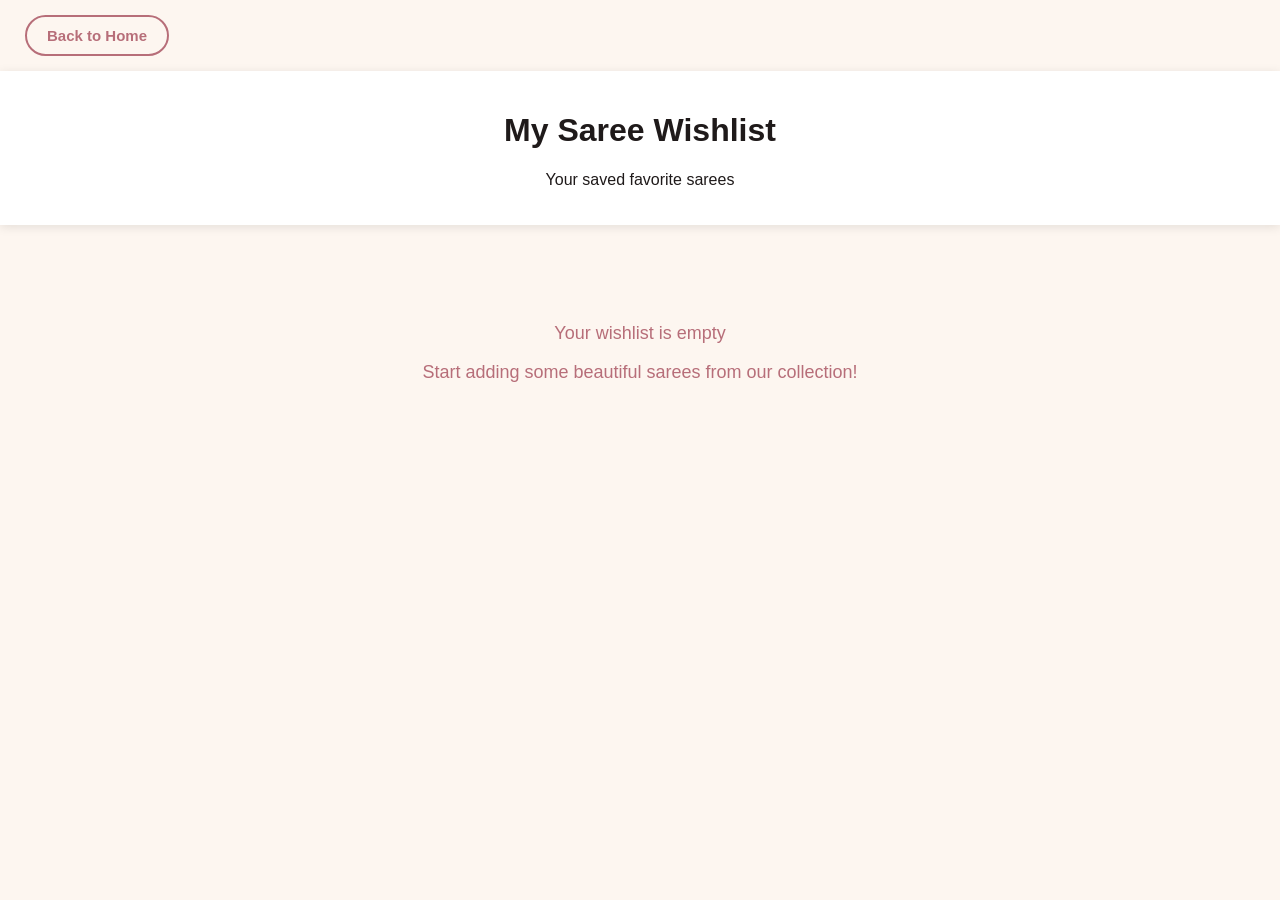
<file: wishlist.html>
<!DOCTYPE html>
<html lang="en">
<head>
  <meta charset="UTF-8">
  <title>Wishlist</title>
  <style>
    body {
      font-family: 'Segoe UI', sans-serif;
      background-color: #fdf6f0;
      margin: 0;
      padding: 0;
    }
    header {
      background-color: white;
      color: rgb(31, 26, 26);
      padding: 20px;
      text-align: center;
      box-shadow: 0 2px 10px rgba(0,0,0,0.1);
    }
    .back-btn { 
      margin: 15px 25px;
      padding: 10px 20px; 
      background-color: #fdf6f0; 
      color: #b76e79;
      border: 2px solid #b76e79;
      border-radius: 30px; 
      cursor: pointer; 
      font-size: 15px;
      font-weight: 600;
      transition: all 0.2s ease;
    }
    .back-btn:hover {
      background-color: #b76e79;
      color: white;
    }
    .wishlist-container {
      display: grid;
      grid-template-columns: repeat(auto-fit, minmax(280px, 1fr));
      gap: 25px;
      padding: 30px;
      max-width: 1400px;
      margin: 0 auto;
    }
    .wishlist-item {
       background: white;
      border-radius: 10px;
      overflow: hidden;
      box-shadow: 0 4px 15px rgba(0,0,0,0.1);
      transition: transform 0.3s ease;
      display: flex;
      flex-direction: column;
      height: 100%;
    }
    .wishlist-item:hover {
      transform: translateY(-5px);
    }
    .wishlist-item img {
      width: 100%;
      height:100%;
      height: 400px;
      object-fit: cover;
    }
    .wishlist-item .info {
      padding: 20px;
      text-align: center;
    }
    .wishlist-item h3 {
      margin: 0 0 8px;
      font-size: 18px;
      color: #b07cc2;
      font-weight: 600;
    }
    .wishlist-item p {
      margin: 0 0 15px;
      font-size: 15px;
      color: #555;
      line-height: 1.4;
    }
    .wishlist-item .price {
      font-weight: bold;
      color: #b76e79;
      font-size: 16px;
    }
    .wishlist-actions {
      display: flex;
      justify-content: center;
      gap: 10px;
      margin-top: 15px;
    }
    .wishlist-btn {
      padding: 10px 20px;
      border: none;
      border-radius: 30px;
      cursor: pointer;
      font-weight: 600;
      font-size: 14px;
      transition: all 0.2s ease;
    }
    .move-to-cart {
      background-color: #b76e79;
      color: white;
    }
    .move-to-cart:hover {
      background-color: #9d5c66;
    }
    .remove-item {
      background-color: #f0f0f0;
      color: #b76e79;
    }
    .remove-item:hover {
      background-color: #e0e0e0;
    }
    .empty-wishlist {
      text-align: center;
      grid-column: 1 / -1;
      padding: 50px;
      color: #b76e79;
      font-size: 18px;
    }
    .wishlist-notification {
      position: fixed;
      bottom: 20px;
      right: 20px;
      background-color: #b76e79;
      color: white;
      padding: 15px 25px;
      border-radius: 5px;
      box-shadow: 0 4px 12px rgba(0,0,0,0.15);
      z-index: 1000;
      display: none;
    }
  </style>
</head>
<body>
  <button class="back-btn" onclick="window.location.href='index.php'">Back to Home</button>
  <header>
    <h1>My Saree Wishlist</h1>
    <p>Your saved favorite sarees</p>
  </header>

  <div class="wishlist-container" id="wishlistContainer">
    <!-- Items will be dynamically inserted here -->
  </div>

  <div class="wishlist-notification" id="wishlistNotification"></div>

  <script>
    document.addEventListener('DOMContentLoaded', function() {
      const wishlistContainer = document.getElementById('wishlistContainer');
      const wishlist = JSON.parse(localStorage.getItem('wishlist')) || [];
      
      // Display empty message if wishlist is empty
      if (wishlist.length === 0) {
        wishlistContainer.innerHTML = `
          <div class="empty-wishlist">
            <p>Your wishlist is empty</p>
            <p>Start adding some beautiful sarees from our collection!</p>
          </div>
        `;
        return;
      }
      
      // Display all wishlist items
      wishlist.forEach(item => {
        const wishlistItem = document.createElement('div');
        wishlistItem.className = 'wishlist-item';
        wishlistItem.innerHTML = `
          <img src="${item.image}" alt="${item.name}">
          <div class="info">
            <h3>${item.name}</h3>
            <p>${item.description}</p>
            <div class="price">₹${parseInt(item.price).toLocaleString('en-IN')}</div>
            <div class="wishlist-actions">
              <button class="wishlist-btn move-to-cart" data-id="${item.id}">Add to Cart</button>
              <button class="wishlist-btn remove-item" data-id="${item.id}">Remove</button>
            </div>
          </div>
        `;
        wishlistContainer.appendChild(wishlistItem);
      });
      
      // Add event listeners for remove buttons
      document.querySelectorAll('.remove-item').forEach(button => {
        button.addEventListener('click', function() {
          const itemId = this.getAttribute('data-id');
          removeFromWishlist(itemId);
        });
      });
      
      // Add event listeners for move to cart buttons
      document.querySelectorAll('.move-to-cart').forEach(button => {
        button.addEventListener('click', function() {
          const itemId = this.getAttribute('data-id');
          moveToCart(itemId);
        });
      });
    });
    
    // Remove item from wishlist
    function removeFromWishlist(itemId) {
      let wishlist = JSON.parse(localStorage.getItem('wishlist')) || [];
      wishlist = wishlist.filter(item => item.id !== itemId);
      localStorage.setItem('wishlist', JSON.stringify(wishlist));
      
      // Show notification
      showNotification('Item removed from wishlist');
      
      // Reload to update the display
      setTimeout(() => {
        location.reload();
      }, 500);
    }
    
    // Move item to cart
    function moveToCart(itemId) {
      let wishlist = JSON.parse(localStorage.getItem('wishlist')) || [];
      let cart = JSON.parse(localStorage.getItem('cart')) || [];
      
      const item = wishlist.find(item => item.id === itemId);
      
      if (item) {
        // Check if item already in cart
        const existingItem = cart.find(cartItem => cartItem.id === itemId);
        
        if (existingItem) {
          existingItem.quantity = (existingItem.quantity || 1) + 1;
        } else {
          item.quantity = 1;
          cart.push(item);
        }
        
        localStorage.setItem('cart', JSON.stringify(cart));
        removeFromWishlist(itemId);
        showNotification('Item moved to cart');
      }
    }
    
    // Show notification
    function showNotification(message) {
      const notification = document.getElementById('wishlistNotification');
      notification.textContent = message;
      notification.style.display = 'block';
      
      setTimeout(() => {
        notification.style.display = 'none';
      }, 3000);
    }
  </script>
</body>
</html>
</file>
